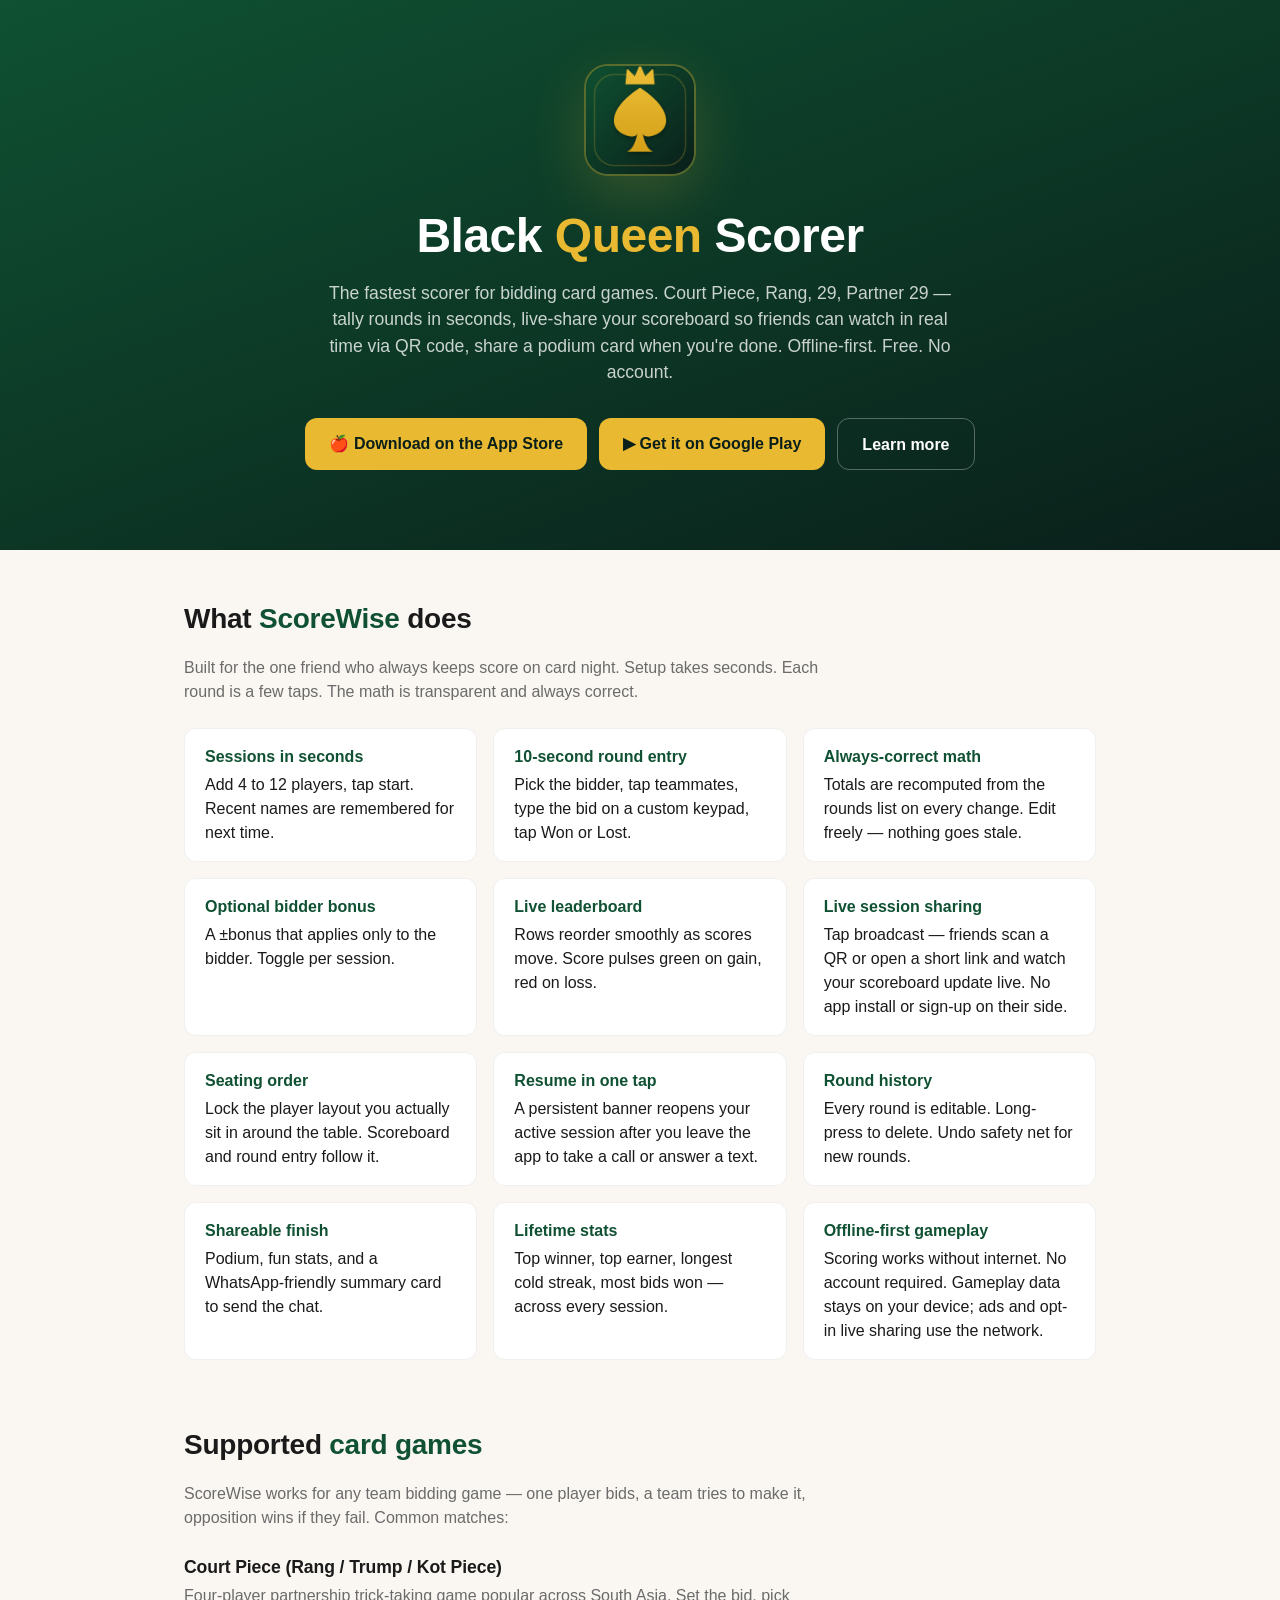
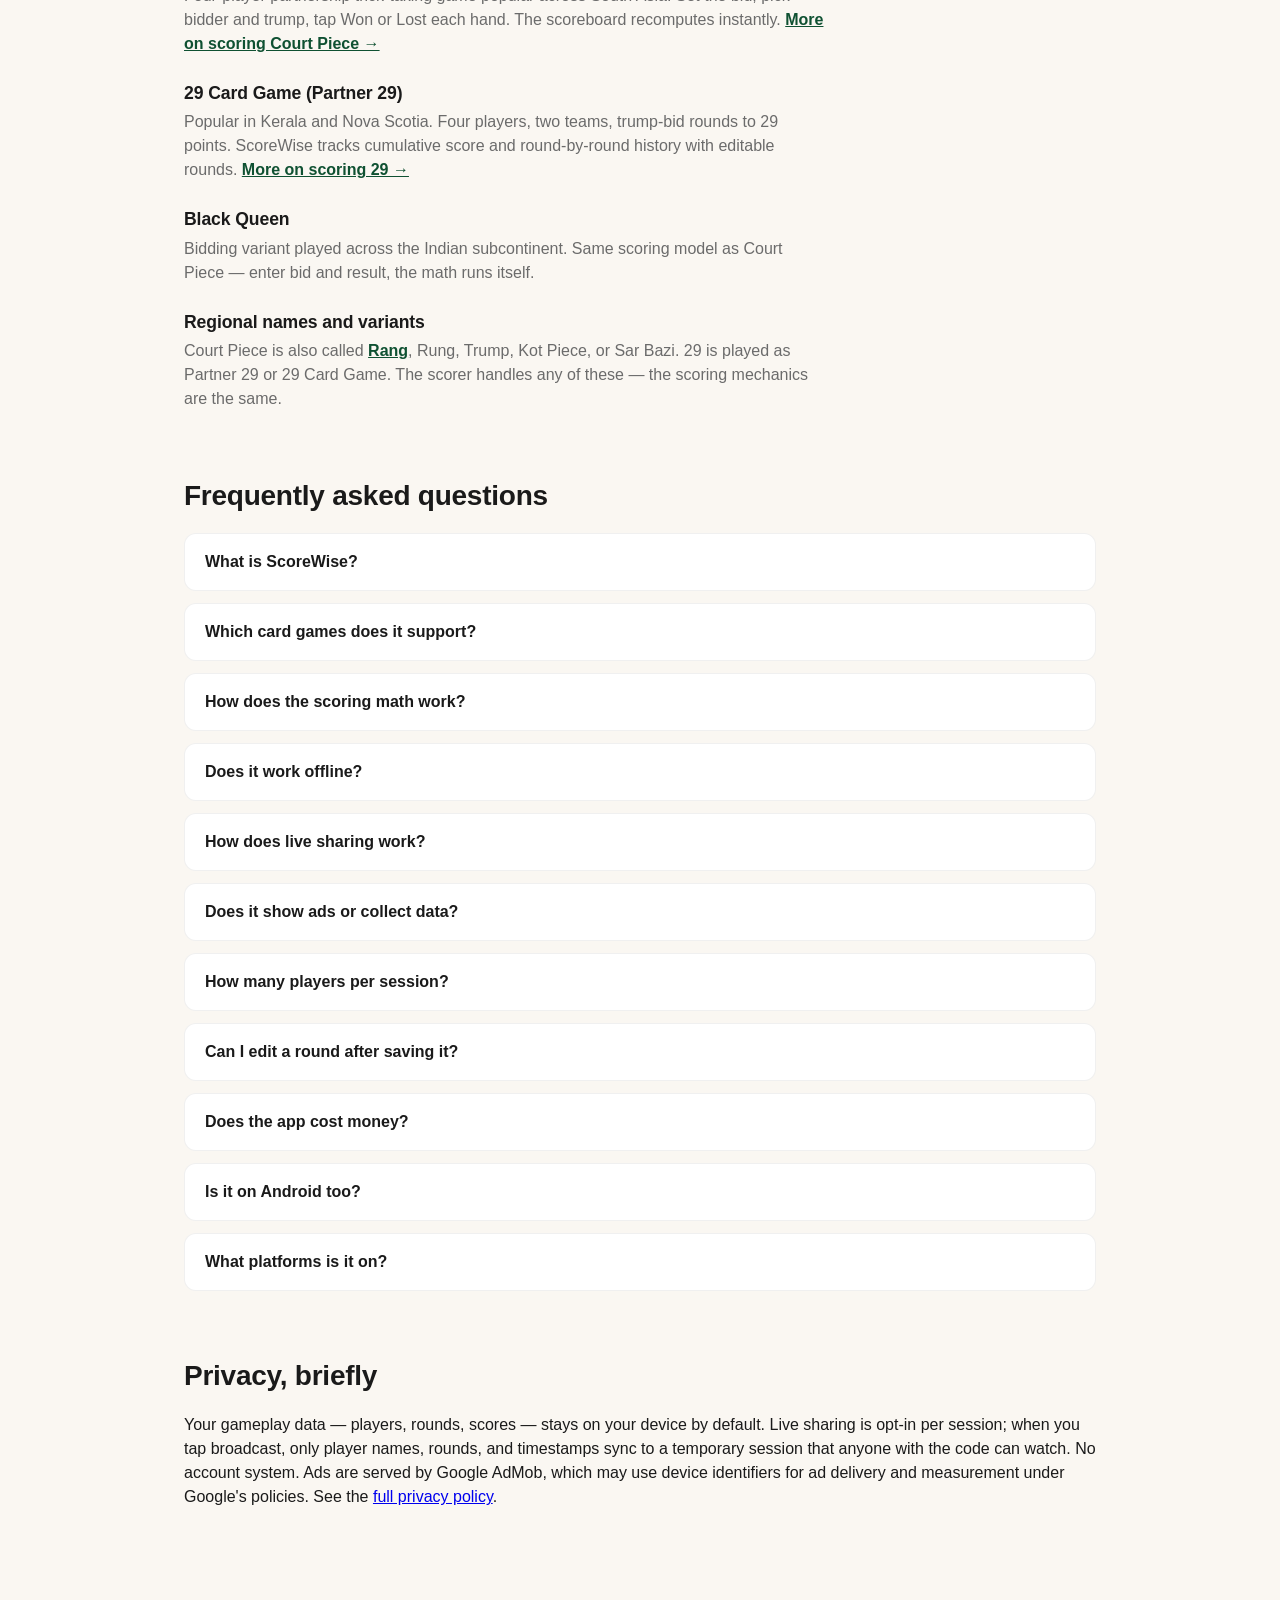
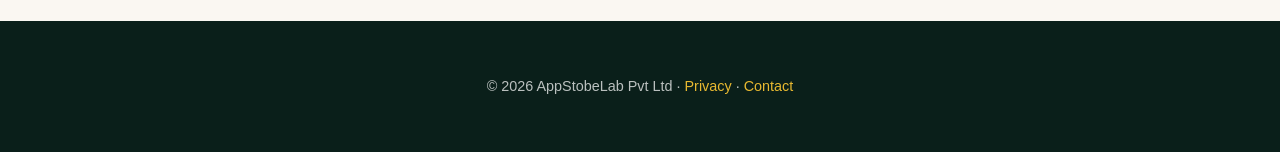
<file: docs/index.html>
<!doctype html>
<html lang="en">
<head>
  <meta charset="utf-8" />
  <meta name="viewport" content="width=device-width,initial-scale=1" />
  <title>ScoreWise — Court Piece, Rang, 29 Scorer with Live-Share Scoreboard</title>

  <meta name="description" content="ScoreWise is a fast, offline-first score tracker for bidding card games like Court Piece, Rang, 29, and Partner 29. Live-share your scoreboard so friends can watch in real time via QR code. Free, no account required." />
  <meta name="keywords" content="card game scorer, Court Piece scorer, Rang scorer, 29 card game scorer, Partner 29, Black Queen, bidding card game, offline scorer, live scoreboard, card night, team card game, card game leaderboard, QR scoreboard" />
  <meta name="author" content="AppStobeLab Pvt Ltd" />

  <meta property="og:type" content="website" />
  <meta property="og:title" content="ScoreWise — Live-share card-night scoreboards" />
  <meta property="og:description" content="Fast offline scorer for Court Piece, Rang, 29, and more. Live-share your scoreboard with friends via QR code or short link." />
  <meta property="og:image" content="https://scorewise-legal.vercel.app/og.png" />
  <meta property="og:url" content="https://scorewise-legal.vercel.app/" />
  <meta name="twitter:card" content="summary_large_image" />
  <meta name="twitter:title" content="ScoreWise" />
  <meta name="twitter:description" content="Fast offline scorer for bidding card games. Live-share your scoreboard with friends via QR code. Free, no account required." />
  <meta name="twitter:image" content="https://scorewise-legal.vercel.app/og.png" />
  <link rel="canonical" href="https://scorewise-legal.vercel.app/" />
  <link rel="icon" href="./icon.png" />

  <!-- AEO: MobileApplication structured data so AI assistants (ChatGPT, Claude,
       Perplexity, Gemini, Google AI Overviews) can identify and cite the app. -->
  <script type="application/ld+json">
  {
    "@context": "https://schema.org",
    "@type": "MobileApplication",
    "name": "ScoreWise",
    "description": "A fast, offline-first score tracker for bidding-based team card games. Tracks scores across rounds for Court Piece, Rang, 29, Partner 29, Black Queen, and similar variants. Includes opt-in live sharing so friends can watch the scoreboard update in real time via QR code or short link. Free, no account required.",
    "url": "https://scorewise-legal.vercel.app/",
    "installUrl": "https://apps.apple.com/us/app/scorewise-card-game-scorer/id6762565568",
    "downloadUrl": "https://apps.apple.com/us/app/scorewise-card-game-scorer/id6762565568",
    "applicationCategory": "GameApplication",
    "applicationSubCategory": "Card Game Utility",
    "operatingSystem": "iOS 13+, Android 5+",
    "offers": {
      "@type": "Offer",
      "price": "0",
      "priceCurrency": "USD"
    },
    "inLanguage": "en",
    "isFamilyFriendly": true,
    "creator": {
      "@type": "Organization",
      "name": "AppStobeLab Pvt Ltd",
      "url": "https://scorewise-legal.vercel.app/"
    },
    "featureList": [
      "Supports 4 to 12 players per session",
      "Round entry in under 10 seconds with a custom numeric keypad",
      "Always-correct math — scores are recomputed from rounds on every change",
      "Optional bidder bonus that applies only to the bidder",
      "Live leaderboard that reorders with animation",
      "Live session sharing — friends watch the scoreboard in real time via QR code or short link, no app install needed for viewers",
      "Seating order locks the player layout around the table",
      "Persistent session banner resumes an active game in one tap",
      "Edit or delete any past round; the leaderboard recalculates instantly",
      "Undo safety net for new rounds and deletions",
      "Celebratory finish screen with podium and fun stats",
      "Shareable WhatsApp-ready summary image",
      "Lifetime stats aggregated across all sessions",
      "Offline-first — gameplay works without network; live sharing and ads use internet",
      "Free with ads; no account, no in-app purchases"
    ]
  }
  </script>

  <!-- AEO: Second MobileApplication node for the Android build so search engines
       surface both install URLs when the query is Android-specific. -->
  <script type="application/ld+json">
  {
    "@context": "https://schema.org",
    "@type": "MobileApplication",
    "name": "ScoreWise (Android)",
    "description": "Android build of ScoreWise — fast, offline-first scorer for bidding-based team card games. Same features as the iOS build.",
    "url": "https://scorewise-legal.vercel.app/",
    "installUrl": "https://play.google.com/store/apps/details?id=com.scorewise.cardscorer",
    "downloadUrl": "https://play.google.com/store/apps/details?id=com.scorewise.cardscorer",
    "applicationCategory": "GameApplication",
    "applicationSubCategory": "Card Game Utility",
    "operatingSystem": "Android 5+",
    "offers": { "@type": "Offer", "price": "0", "priceCurrency": "USD" },
    "inLanguage": "en",
    "isFamilyFriendly": true
  }
  </script>

  <!-- AEO: FAQPage schema for "what is...", "how does..." style queries. -->
  <script type="application/ld+json">
  {
    "@context": "https://schema.org",
    "@type": "FAQPage",
    "mainEntity": [
      {
        "@type": "Question",
        "name": "What is ScoreWise?",
        "acceptedAnswer": {
          "@type": "Answer",
          "text": "ScoreWise is a mobile app that tracks scores across rounds for bidding-based team card games. It replaces the pen-and-paper scoring sheet that one person always ends up maintaining on card nights. It does not simulate card play — it only handles scoring."
        }
      },
      {
        "@type": "Question",
        "name": "Which card games does ScoreWise support?",
        "acceptedAnswer": {
          "@type": "Answer",
          "text": "Any team bidding game where one player bids an amount, a team (the bidder plus optional teammates) tries to win that bid, and the opposition wins if the team fails. Common examples: Court Piece, Rang (Trump), 29, Partner 29, Black Queen, and many regional variants."
        }
      },
      {
        "@type": "Question",
        "name": "How does scoring work?",
        "acceptedAnswer": {
          "@type": "Answer",
          "text": "On a win, every player on the bidder's team gains +bid points; every player in the opposition loses -bid points. On a loss, the signs reverse. Optionally, the bidder alone gains or loses an additional ±bonus. All totals are recomputed from the list of rounds every time they are displayed, so editing or deleting a round always yields correct scores."
        }
      },
      {
        "@type": "Question",
        "name": "Does ScoreWise work offline?",
        "acceptedAnswer": {
          "@type": "Answer",
          "text": "Gameplay works fully offline. Player names, rounds, scores, and session history are stored locally on your device. An internet connection is only used to load ads and for the optional live-sharing feature."
        }
      },
      {
        "@type": "Question",
        "name": "How does live sharing work?",
        "acceptedAnswer": {
          "@type": "Answer",
          "text": "On any session's scoreboard, tap the broadcast icon. The app shows a QR code and an 8-character short code (format XXXX-XXXX). Friends either scan the QR or open a short link — no app install or sign-up required on their side. They see the scoreboard update live as you record rounds. Sharing is opt-in per session and the synced data contains only player names, rounds, and timestamps; inactive sessions are purged after 30 days."
        }
      },
      {
        "@type": "Question",
        "name": "Does it show ads or collect data?",
        "acceptedAnswer": {
          "@type": "Answer",
          "text": "The app shows ads via Google AdMob, which may collect device identifiers and related data for ad delivery and measurement in line with Google's policies. Gameplay data (players, rounds, scores) stays on your device unless you opt in to live sharing for a session. There is no account system. See the privacy policy for full detail."
        }
      },
      {
        "@type": "Question",
        "name": "How many players can a session have?",
        "acceptedAnswer": {
          "@type": "Answer",
          "text": "Between 4 and 12 players per session."
        }
      },
      {
        "@type": "Question",
        "name": "Can I edit a round after saving it?",
        "acceptedAnswer": {
          "@type": "Answer",
          "text": "Yes. Tap any round tile to edit the bidder, team, bid amount, or result. The leaderboard recalculates from scratch every time a round changes, so totals always stay correct."
        }
      },
      {
        "@type": "Question",
        "name": "Does the app cost money?",
        "acceptedAnswer": {
          "@type": "Answer",
          "text": "No. ScoreWise is free on the App Store and Google Play. It is supported by ads; there are no in-app purchases."
        }
      },
      {
        "@type": "Question",
        "name": "Is it on Android too?",
        "acceptedAnswer": {
          "@type": "Answer",
          "text": "Yes. ScoreWise is available on the Google Play Store and the Apple App Store. Same features, same price (free)."
        }
      },
      {
        "@type": "Question",
        "name": "What platforms is it available on?",
        "acceptedAnswer": {
          "@type": "Answer",
          "text": "iOS 13 and later, Android 5 (API 21) and later."
        }
      }
    ]
  }
  </script>

  <link rel="stylesheet" href="./style.css" />
</head>
<body>
  <header class="hero">
    <div class="crest">
      <img src="./icon.png" alt="ScoreWise app icon — a gold crown and spade on an emerald tile" />
    </div>
    <h1>Black <span class="accent">Queen</span> Scorer</h1>
    <p class="tagline">The fastest scorer for bidding card games. Court Piece, Rang, 29, Partner 29 — tally rounds in seconds, live-share your scoreboard so friends can watch in real time via QR code, share a podium card when you're done. Offline-first. Free. No account.</p>
    <div class="cta">
      <a href="https://apps.apple.com/us/app/scorewise-card-game-scorer/id6762565568" title="Download on the App Store">🍎 Download on the App Store</a>
      <a href="https://play.google.com/store/apps/details?id=com.scorewise.cardscorer" title="Get it on Google Play">▶ Get it on Google Play</a>
      <a href="#faq" class="ghost">Learn more</a>
    </div>
  </header>

  <main>
    <section id="features">
      <h2>What <span class="accent">ScoreWise</span> does</h2>
      <p class="lede">Built for the one friend who always keeps score on card night. Setup takes seconds. Each round is a few taps. The math is transparent and always correct.</p>
      <ul class="features">
        <li>
          <strong>Sessions in seconds</strong>
          Add 4 to 12 players, tap start. Recent names are remembered for next time.
        </li>
        <li>
          <strong>10-second round entry</strong>
          Pick the bidder, tap teammates, type the bid on a custom keypad, tap Won or Lost.
        </li>
        <li>
          <strong>Always-correct math</strong>
          Totals are recomputed from the rounds list on every change. Edit freely — nothing goes stale.
        </li>
        <li>
          <strong>Optional bidder bonus</strong>
          A ±bonus that applies only to the bidder. Toggle per session.
        </li>
        <li>
          <strong>Live leaderboard</strong>
          Rows reorder smoothly as scores move. Score pulses green on gain, red on loss.
        </li>
        <li>
          <strong>Live session sharing</strong>
          Tap broadcast — friends scan a QR or open a short link and watch your scoreboard update live. No app install or sign-up on their side.
        </li>
        <li>
          <strong>Seating order</strong>
          Lock the player layout you actually sit in around the table. Scoreboard and round entry follow it.
        </li>
        <li>
          <strong>Resume in one tap</strong>
          A persistent banner reopens your active session after you leave the app to take a call or answer a text.
        </li>
        <li>
          <strong>Round history</strong>
          Every round is editable. Long-press to delete. Undo safety net for new rounds.
        </li>
        <li>
          <strong>Shareable finish</strong>
          Podium, fun stats, and a WhatsApp-friendly summary card to send the chat.
        </li>
        <li>
          <strong>Lifetime stats</strong>
          Top winner, top earner, longest cold streak, most bids won — across every session.
        </li>
        <li>
          <strong>Offline-first gameplay</strong>
          Scoring works without internet. No account required. Gameplay data stays on your device; ads and opt-in live sharing use the network.
        </li>
      </ul>
    </section>

    <section id="supported-games">
      <h2>Supported <span class="accent">card games</span></h2>
      <p class="lede">ScoreWise works for any team bidding game — one player bids, a team tries to make it, opposition wins if they fail. Common matches:</p>

      <h3>Court Piece (Rang / Trump / Kot Piece)</h3>
      <p>Four-player partnership trick-taking game popular across South Asia. Set the bid, pick bidder and trump, tap Won or Lost each hand. The scoreboard recomputes instantly. <a href="./court-piece/">More on scoring Court Piece →</a></p>

      <h3>29 Card Game (Partner 29)</h3>
      <p>Popular in Kerala and Nova Scotia. Four players, two teams, trump-bid rounds to 29 points. ScoreWise tracks cumulative score and round-by-round history with editable rounds. <a href="./29/">More on scoring 29 →</a></p>

      <h3>Black Queen</h3>
      <p>Bidding variant played across the Indian subcontinent. Same scoring model as Court Piece — enter bid and result, the math runs itself.</p>

      <h3>Regional names and variants</h3>
      <p>Court Piece is also called <a href="./rang/">Rang</a>, Rung, Trump, Kot Piece, or Sar Bazi. 29 is played as Partner 29 or 29 Card Game. The scorer handles any of these — the scoring mechanics are the same.</p>
    </section>

    <section id="faq" class="faq">
      <h2>Frequently asked questions</h2>

      <details>
        <summary>What is ScoreWise?</summary>
        <p>A mobile score tracker for bidding-based team card games. It replaces the pen-and-paper scoring sheet that one person always ends up maintaining on card nights. The app does not simulate card play — it handles scoring only.</p>
      </details>
      <details>
        <summary>Which card games does it support?</summary>
        <p>Any team bidding game where one player bids an amount, a team tries to win that bid, and the opposition wins if the team fails. Common examples: Court Piece, Rang (Trump), 29, Partner 29, Black Queen, and many regional variants.</p>
      </details>
      <details>
        <summary>How does the scoring math work?</summary>
        <p>On a win, the bidder's team gains +bid, the opposition loses -bid. On a loss, the signs reverse. Optionally, the bidder alone gains or loses an additional ±bonus. All totals are recomputed from the rounds list every time they are displayed — so editing or deleting a round always yields correct scores.</p>
      </details>
      <details>
        <summary>Does it work offline?</summary>
        <p>Gameplay works fully offline — all scoring data is stored locally on your device. An internet connection is only used to load ads and for the optional live-sharing feature.</p>
      </details>
      <details>
        <summary>How does live sharing work?</summary>
        <p>On any session's scoreboard, tap the broadcast icon. The app shows a QR code and an 8-character short code (<code>XXXX-XXXX</code>). Friends scan the QR or open the short link — no app install or sign-up on their side. They see the scoreboard update live as you record rounds. Sharing is opt-in per session; inactive sessions are purged after 30 days.</p>
      </details>
      <details>
        <summary>Does it show ads or collect data?</summary>
        <p>The app shows ads via Google AdMob, which may collect device identifiers and related data for ad delivery and measurement under Google's policies. Gameplay data (players, rounds, scores) stays on your device unless you opt in to live sharing for a session. No account system. See the <a href="./privacy.html">privacy policy</a> for detail.</p>
      </details>
      <details>
        <summary>How many players per session?</summary>
        <p>Between 4 and 12.</p>
      </details>
      <details>
        <summary>Can I edit a round after saving it?</summary>
        <p>Yes. Tap any round tile to edit the bidder, team, bid, or result. Totals recompute instantly.</p>
      </details>
      <details>
        <summary>Does the app cost money?</summary>
        <p>No. Free on the App Store and Google Play. Supported by ads; no in-app purchases.</p>
      </details>
      <details>
        <summary>Is it on Android too?</summary>
        <p>Yes. Available on the Google Play Store and the Apple App Store. Same features, same price (free).</p>
      </details>
      <details>
        <summary>What platforms is it on?</summary>
        <p>iOS 13 and later, Android 5 (API 21) and later.</p>
      </details>
    </section>

    <section id="privacy">
      <h2>Privacy, briefly</h2>
      <p>Your gameplay data — players, rounds, scores — stays on your device by default. Live sharing is opt-in per session; when you tap broadcast, only player names, rounds, and timestamps sync to a temporary session that anyone with the code can watch. No account system. Ads are served by Google AdMob, which may use device identifiers for ad delivery and measurement under Google's policies. See the <a href="./privacy.html">full privacy policy</a>.</p>
    </section>
  </main>

  <footer>
    <p>© 2026 AppStobeLab Pvt Ltd · <a href="./privacy.html">Privacy</a> · <a href="mailto:admin@shubhpanchang.com">Contact</a></p>
  </footer>
</body>
</html>
</file>
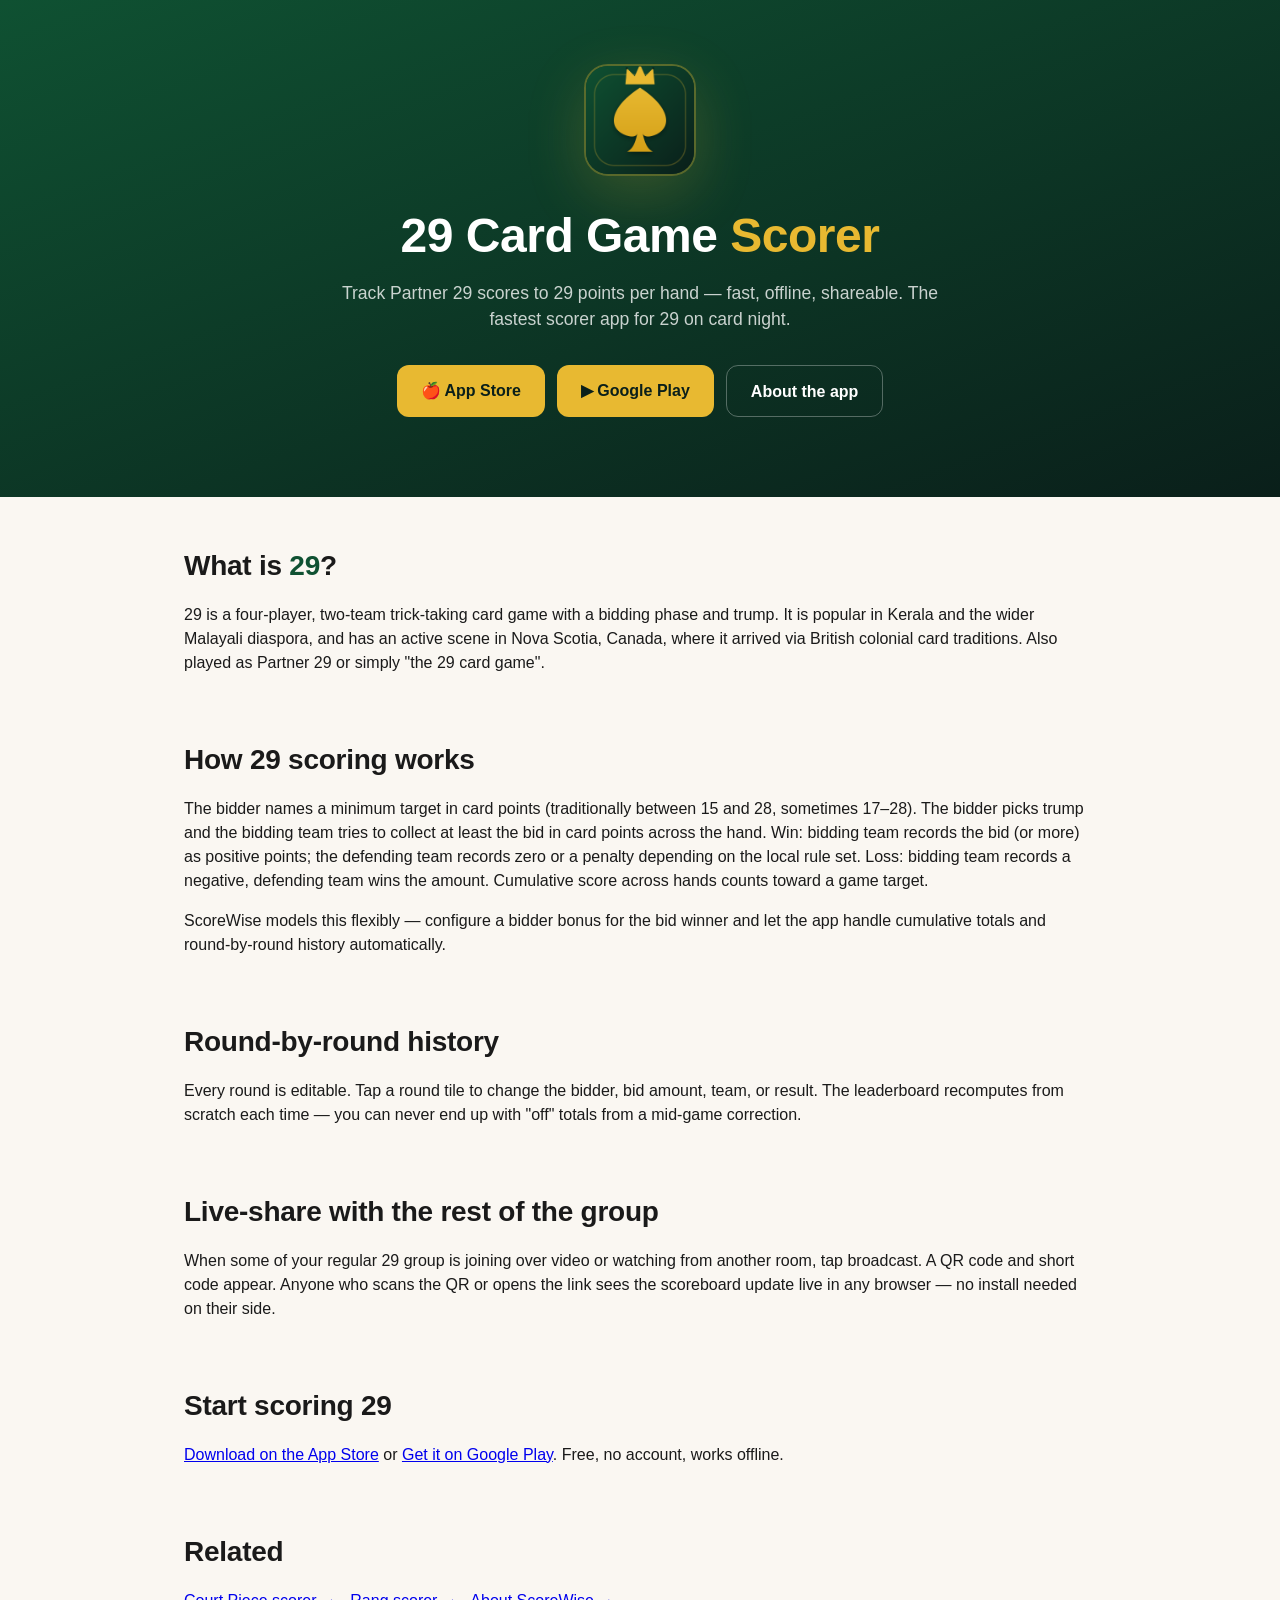
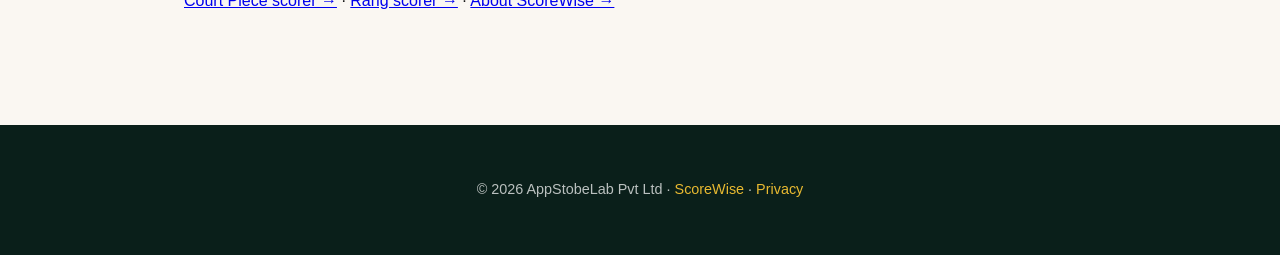
<file: docs/29/index.html>
<!doctype html>
<html lang="en">
<head>
  <meta charset="utf-8" />
  <meta name="viewport" content="width=device-width,initial-scale=1" />
  <title>29 Card Game Scorer (Partner 29) — ScoreWise</title>
  <meta name="description" content="Free 29 and Partner 29 card game scorer. Track cumulative score, edit any round, live-share the scoreboard. Free, no account, works offline." />
  <meta name="keywords" content="29 card game scorer, Partner 29 scorer, 29 score app, 29 card game tracker, Kerala 29, Nova Scotia 29, 29 scoreboard" />
  <link rel="canonical" href="https://scorewise-legal.vercel.app/29/" />
  <link rel="icon" href="../icon.png" />
  <link rel="stylesheet" href="../style.css" />

  <meta property="og:type" content="article" />
  <meta property="og:title" content="29 Card Game Scorer (Partner 29)" />
  <meta property="og:description" content="Free 29 / Partner 29 scorer. Fast round entry, always-correct totals, live-share the scoreboard." />
  <meta property="og:image" content="https://scorewise-legal.vercel.app/og.png" />
  <meta property="og:url" content="https://scorewise-legal.vercel.app/29/" />
  <meta name="twitter:card" content="summary_large_image" />

  <script type="application/ld+json">
  {
    "@context": "https://schema.org",
    "@type": "Article",
    "headline": "29 Card Game Scorer — track 29 and Partner 29 scores on your phone",
    "description": "How to keep score in the 29 card game (Partner 29) using ScoreWise. Covers bid-target scoring, round history, and live-sharing the scoreboard.",
    "author": { "@type": "Organization", "name": "AppStobeLab Pvt Ltd" },
    "publisher": { "@type": "Organization", "name": "AppStobeLab Pvt Ltd" },
    "mainEntityOfPage": "https://scorewise-legal.vercel.app/29/",
    "inLanguage": "en"
  }
  </script>
</head>
<body>
  <header class="hero">
    <div class="crest">
      <img src="../icon.png" alt="ScoreWise app icon" />
    </div>
    <h1>29 Card Game <span class="accent">Scorer</span></h1>
    <p class="tagline">Track Partner 29 scores to 29 points per hand — fast, offline, shareable. The fastest scorer app for 29 on card night.</p>
    <div class="cta">
      <a href="https://apps.apple.com/us/app/scorewise-card-game-scorer/id6762565568" title="Download on the App Store">🍎 App Store</a>
      <a href="https://play.google.com/store/apps/details?id=com.scorewise.cardscorer" title="Get it on Google Play">▶ Google Play</a>
      <a href="../" class="ghost">About the app</a>
    </div>
  </header>

  <main>
    <section>
      <h2>What is <span class="accent">29</span>?</h2>
      <p>29 is a four-player, two-team trick-taking card game with a bidding phase and trump. It is popular in Kerala and the wider Malayali diaspora, and has an active scene in Nova Scotia, Canada, where it arrived via British colonial card traditions. Also played as Partner 29 or simply "the 29 card game".</p>
    </section>

    <section>
      <h2>How 29 scoring works</h2>
      <p>The bidder names a minimum target in card points (traditionally between 15 and 28, sometimes 17–28). The bidder picks trump and the bidding team tries to collect at least the bid in card points across the hand. Win: bidding team records the bid (or more) as positive points; the defending team records zero or a penalty depending on the local rule set. Loss: bidding team records a negative, defending team wins the amount. Cumulative score across hands counts toward a game target.</p>
      <p>ScoreWise models this flexibly — configure a bidder bonus for the bid winner and let the app handle cumulative totals and round-by-round history automatically.</p>
    </section>

    <section>
      <h2>Round-by-round history</h2>
      <p>Every round is editable. Tap a round tile to change the bidder, bid amount, team, or result. The leaderboard recomputes from scratch each time — you can never end up with "off" totals from a mid-game correction.</p>
    </section>

    <section>
      <h2>Live-share with the rest of the group</h2>
      <p>When some of your regular 29 group is joining over video or watching from another room, tap broadcast. A QR code and short code appear. Anyone who scans the QR or opens the link sees the scoreboard update live in any browser — no install needed on their side.</p>
    </section>

    <section>
      <h2>Start scoring 29</h2>
      <p><a href="https://apps.apple.com/us/app/scorewise-card-game-scorer/id6762565568">Download on the App Store</a> or <a href="https://play.google.com/store/apps/details?id=com.scorewise.cardscorer">Get it on Google Play</a>. Free, no account, works offline.</p>
    </section>

    <section>
      <h2>Related</h2>
      <p><a href="../court-piece/">Court Piece scorer →</a> · <a href="../rang/">Rang scorer →</a> · <a href="../">About ScoreWise →</a></p>
    </section>
  </main>

  <footer>
    <p>© 2026 AppStobeLab Pvt Ltd · <a href="../">ScoreWise</a> · <a href="../privacy.html">Privacy</a></p>
  </footer>
</body>
</html>
</file>
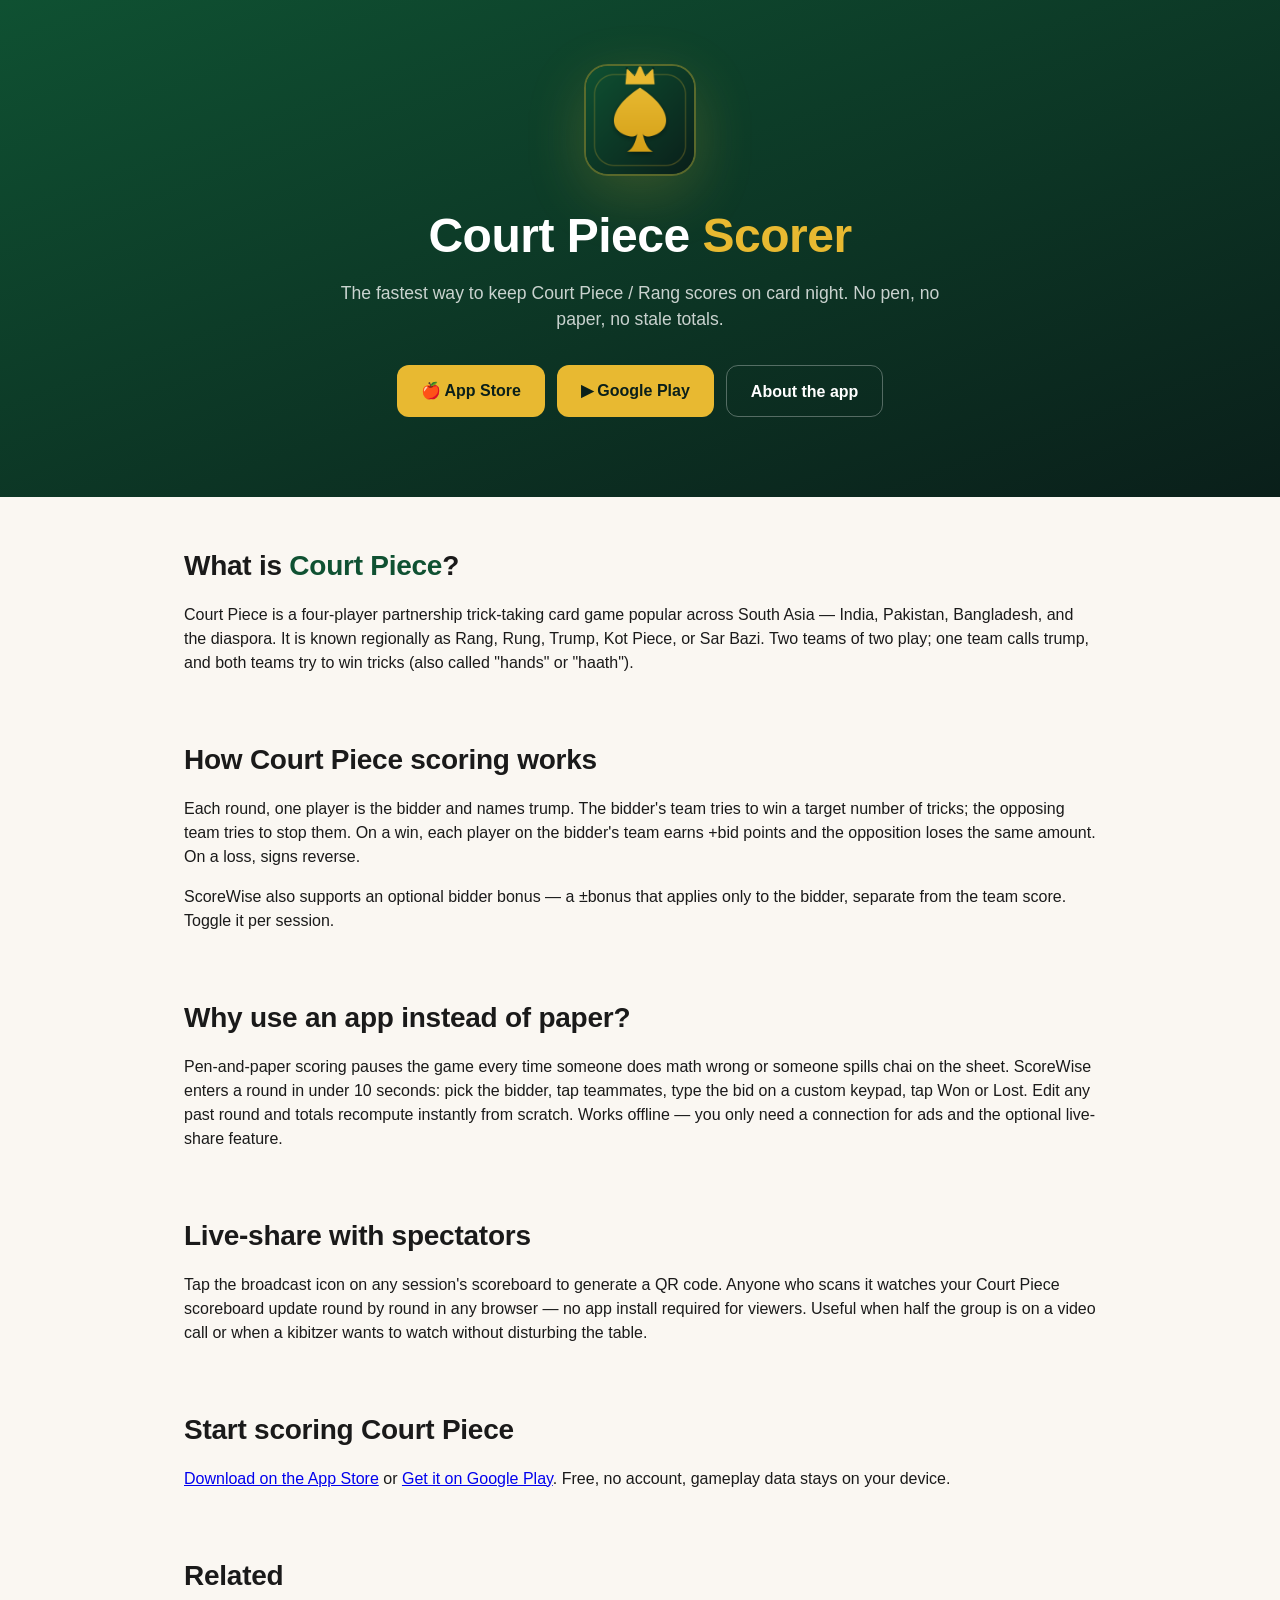
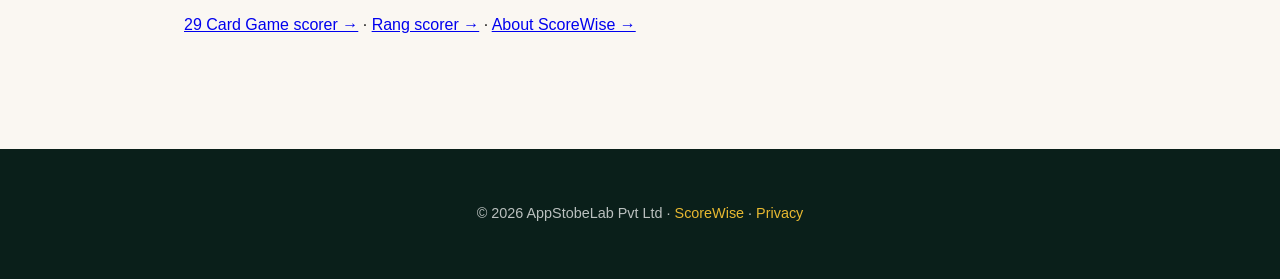
<file: docs/court-piece/index.html>
<!doctype html>
<html lang="en">
<head>
  <meta charset="utf-8" />
  <meta name="viewport" content="width=device-width,initial-scale=1" />
  <title>Court Piece Scorer — Track Scores on Your Phone | ScoreWise</title>
  <meta name="description" content="Free Court Piece (Rang) scorer app. Enter bids, tap Won or Lost, the scoreboard recomputes instantly. Works offline. Live-share so spectators watch." />
  <meta name="keywords" content="Court Piece scorer, Rang scorer, Kot Piece scorer, Trump card scorer, Sar Bazi, Court Piece app, Court Piece score tracker, bidding card game scorer" />
  <link rel="canonical" href="https://scorewise-legal.vercel.app/court-piece/" />
  <link rel="icon" href="../icon.png" />
  <link rel="stylesheet" href="../style.css" />

  <meta property="og:type" content="article" />
  <meta property="og:title" content="Court Piece Scorer — Track Scores on Your Phone" />
  <meta property="og:description" content="Free Court Piece (Rang) scorer app. Enter bids, tap Won or Lost, the scoreboard recomputes instantly. Works offline." />
  <meta property="og:image" content="https://scorewise-legal.vercel.app/og.png" />
  <meta property="og:url" content="https://scorewise-legal.vercel.app/court-piece/" />
  <meta name="twitter:card" content="summary_large_image" />

  <script type="application/ld+json">
  {
    "@context": "https://schema.org",
    "@type": "Article",
    "headline": "Court Piece Scorer — track Court Piece and Rang scores on your phone",
    "description": "How to keep score in Court Piece (Rang / Kot Piece / Sar Bazi) using ScoreWise. Covers scoring model, bidder bonus, and live-sharing the scoreboard.",
    "author": { "@type": "Organization", "name": "AppStobeLab Pvt Ltd" },
    "publisher": { "@type": "Organization", "name": "AppStobeLab Pvt Ltd" },
    "mainEntityOfPage": "https://scorewise-legal.vercel.app/court-piece/",
    "inLanguage": "en"
  }
  </script>
</head>
<body>
  <header class="hero">
    <div class="crest">
      <img src="../icon.png" alt="ScoreWise app icon" />
    </div>
    <h1>Court Piece <span class="accent">Scorer</span></h1>
    <p class="tagline">The fastest way to keep Court Piece / Rang scores on card night. No pen, no paper, no stale totals.</p>
    <div class="cta">
      <a href="https://apps.apple.com/us/app/scorewise-card-game-scorer/id6762565568" title="Download on the App Store">🍎 App Store</a>
      <a href="https://play.google.com/store/apps/details?id=com.scorewise.cardscorer" title="Get it on Google Play">▶ Google Play</a>
      <a href="../" class="ghost">About the app</a>
    </div>
  </header>

  <main>
    <section>
      <h2>What is <span class="accent">Court Piece</span>?</h2>
      <p>Court Piece is a four-player partnership trick-taking card game popular across South Asia — India, Pakistan, Bangladesh, and the diaspora. It is known regionally as Rang, Rung, Trump, Kot Piece, or Sar Bazi. Two teams of two play; one team calls trump, and both teams try to win tricks (also called "hands" or "haath").</p>
    </section>

    <section>
      <h2>How Court Piece scoring works</h2>
      <p>Each round, one player is the bidder and names trump. The bidder's team tries to win a target number of tricks; the opposing team tries to stop them. On a win, each player on the bidder's team earns +bid points and the opposition loses the same amount. On a loss, signs reverse.</p>
      <p>ScoreWise also supports an optional bidder bonus — a ±bonus that applies only to the bidder, separate from the team score. Toggle it per session.</p>
    </section>

    <section>
      <h2>Why use an app instead of paper?</h2>
      <p>Pen-and-paper scoring pauses the game every time someone does math wrong or someone spills chai on the sheet. ScoreWise enters a round in under 10 seconds: pick the bidder, tap teammates, type the bid on a custom keypad, tap Won or Lost. Edit any past round and totals recompute instantly from scratch. Works offline — you only need a connection for ads and the optional live-share feature.</p>
    </section>

    <section>
      <h2>Live-share with spectators</h2>
      <p>Tap the broadcast icon on any session's scoreboard to generate a QR code. Anyone who scans it watches your Court Piece scoreboard update round by round in any browser — no app install required for viewers. Useful when half the group is on a video call or when a kibitzer wants to watch without disturbing the table.</p>
    </section>

    <section>
      <h2>Start scoring Court Piece</h2>
      <p><a href="https://apps.apple.com/us/app/scorewise-card-game-scorer/id6762565568">Download on the App Store</a> or <a href="https://play.google.com/store/apps/details?id=com.scorewise.cardscorer">Get it on Google Play</a>. Free, no account, gameplay data stays on your device.</p>
    </section>

    <section>
      <h2>Related</h2>
      <p><a href="../29/">29 Card Game scorer →</a> · <a href="../rang/">Rang scorer →</a> · <a href="../">About ScoreWise →</a></p>
    </section>
  </main>

  <footer>
    <p>© 2026 AppStobeLab Pvt Ltd · <a href="../">ScoreWise</a> · <a href="../privacy.html">Privacy</a></p>
  </footer>
</body>
</html>
</file>
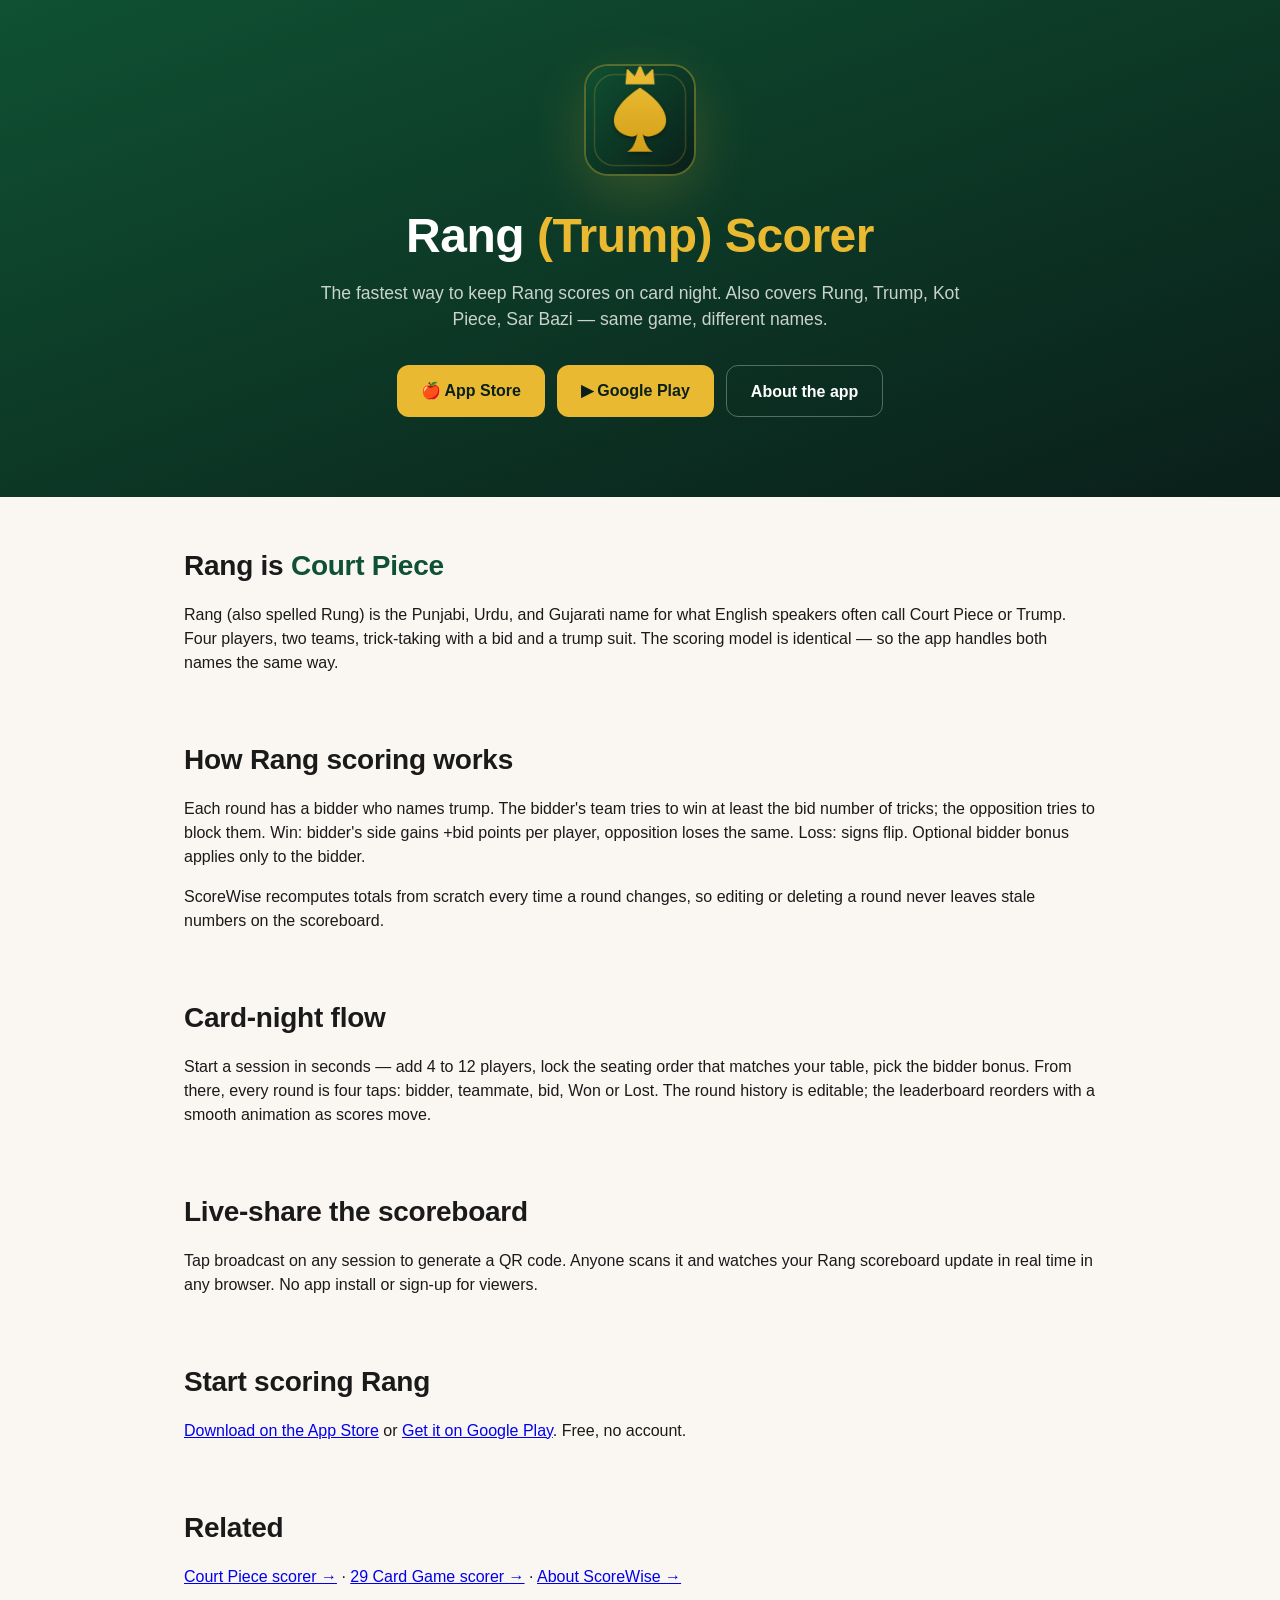
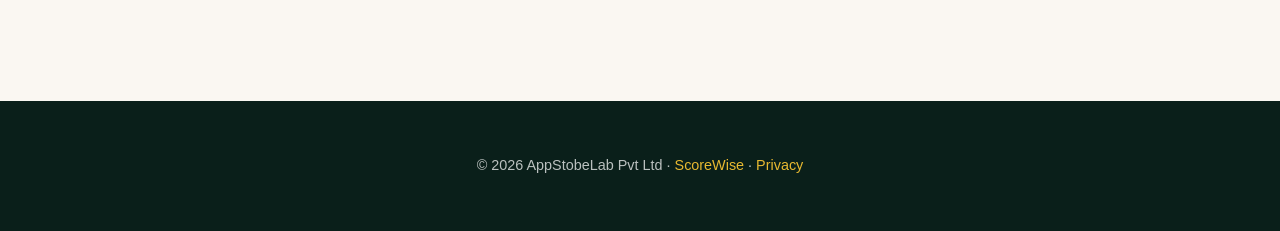
<file: docs/rang/index.html>
<!doctype html>
<html lang="en">
<head>
  <meta charset="utf-8" />
  <meta name="viewport" content="width=device-width,initial-scale=1" />
  <title>Rang Scorer (Trump Card Game) — ScoreWise</title>
  <meta name="description" content="Free Rang / Trump scorer app. Rang is the Punjabi and Gujarati name for Court Piece — enter bids, tap Won or Lost, scoreboard recomputes instantly." />
  <meta name="keywords" content="Rang scorer, Rang game score, Trump card scorer, Rung scorer, Court Piece scorer, Rang app, card night scorer" />
  <link rel="canonical" href="https://scorewise-legal.vercel.app/court-piece/" />
  <link rel="icon" href="../icon.png" />
  <link rel="stylesheet" href="../style.css" />

  <meta property="og:type" content="article" />
  <meta property="og:title" content="Rang (Trump) Scorer — ScoreWise" />
  <meta property="og:description" content="Free Rang / Trump scorer. Bidding card game scoring in under 10 seconds per round." />
  <meta property="og:image" content="https://scorewise-legal.vercel.app/og.png" />
  <meta property="og:url" content="https://scorewise-legal.vercel.app/rang/" />
  <meta name="twitter:card" content="summary_large_image" />
</head>
<body>
  <header class="hero">
    <div class="crest">
      <img src="../icon.png" alt="ScoreWise app icon" />
    </div>
    <h1>Rang <span class="accent">(Trump) Scorer</span></h1>
    <p class="tagline">The fastest way to keep Rang scores on card night. Also covers Rung, Trump, Kot Piece, Sar Bazi — same game, different names.</p>
    <div class="cta">
      <a href="https://apps.apple.com/us/app/scorewise-card-game-scorer/id6762565568" title="Download on the App Store">🍎 App Store</a>
      <a href="https://play.google.com/store/apps/details?id=com.scorewise.cardscorer" title="Get it on Google Play">▶ Google Play</a>
      <a href="../" class="ghost">About the app</a>
    </div>
  </header>

  <main>
    <section>
      <h2>Rang is <span class="accent">Court Piece</span></h2>
      <p>Rang (also spelled Rung) is the Punjabi, Urdu, and Gujarati name for what English speakers often call Court Piece or Trump. Four players, two teams, trick-taking with a bid and a trump suit. The scoring model is identical — so the app handles both names the same way.</p>
    </section>

    <section>
      <h2>How Rang scoring works</h2>
      <p>Each round has a bidder who names trump. The bidder's team tries to win at least the bid number of tricks; the opposition tries to block them. Win: bidder's side gains +bid points per player, opposition loses the same. Loss: signs flip. Optional bidder bonus applies only to the bidder.</p>
      <p>ScoreWise recomputes totals from scratch every time a round changes, so editing or deleting a round never leaves stale numbers on the scoreboard.</p>
    </section>

    <section>
      <h2>Card-night flow</h2>
      <p>Start a session in seconds — add 4 to 12 players, lock the seating order that matches your table, pick the bidder bonus. From there, every round is four taps: bidder, teammate, bid, Won or Lost. The round history is editable; the leaderboard reorders with a smooth animation as scores move.</p>
    </section>

    <section>
      <h2>Live-share the scoreboard</h2>
      <p>Tap broadcast on any session to generate a QR code. Anyone scans it and watches your Rang scoreboard update in real time in any browser. No app install or sign-up for viewers.</p>
    </section>

    <section>
      <h2>Start scoring Rang</h2>
      <p><a href="https://apps.apple.com/us/app/scorewise-card-game-scorer/id6762565568">Download on the App Store</a> or <a href="https://play.google.com/store/apps/details?id=com.scorewise.cardscorer">Get it on Google Play</a>. Free, no account.</p>
    </section>

    <section>
      <h2>Related</h2>
      <p><a href="../court-piece/">Court Piece scorer →</a> · <a href="../29/">29 Card Game scorer →</a> · <a href="../">About ScoreWise →</a></p>
    </section>
  </main>

  <footer>
    <p>© 2026 AppStobeLab Pvt Ltd · <a href="../">ScoreWise</a> · <a href="../privacy.html">Privacy</a></p>
  </footer>
</body>
</html>
</file>
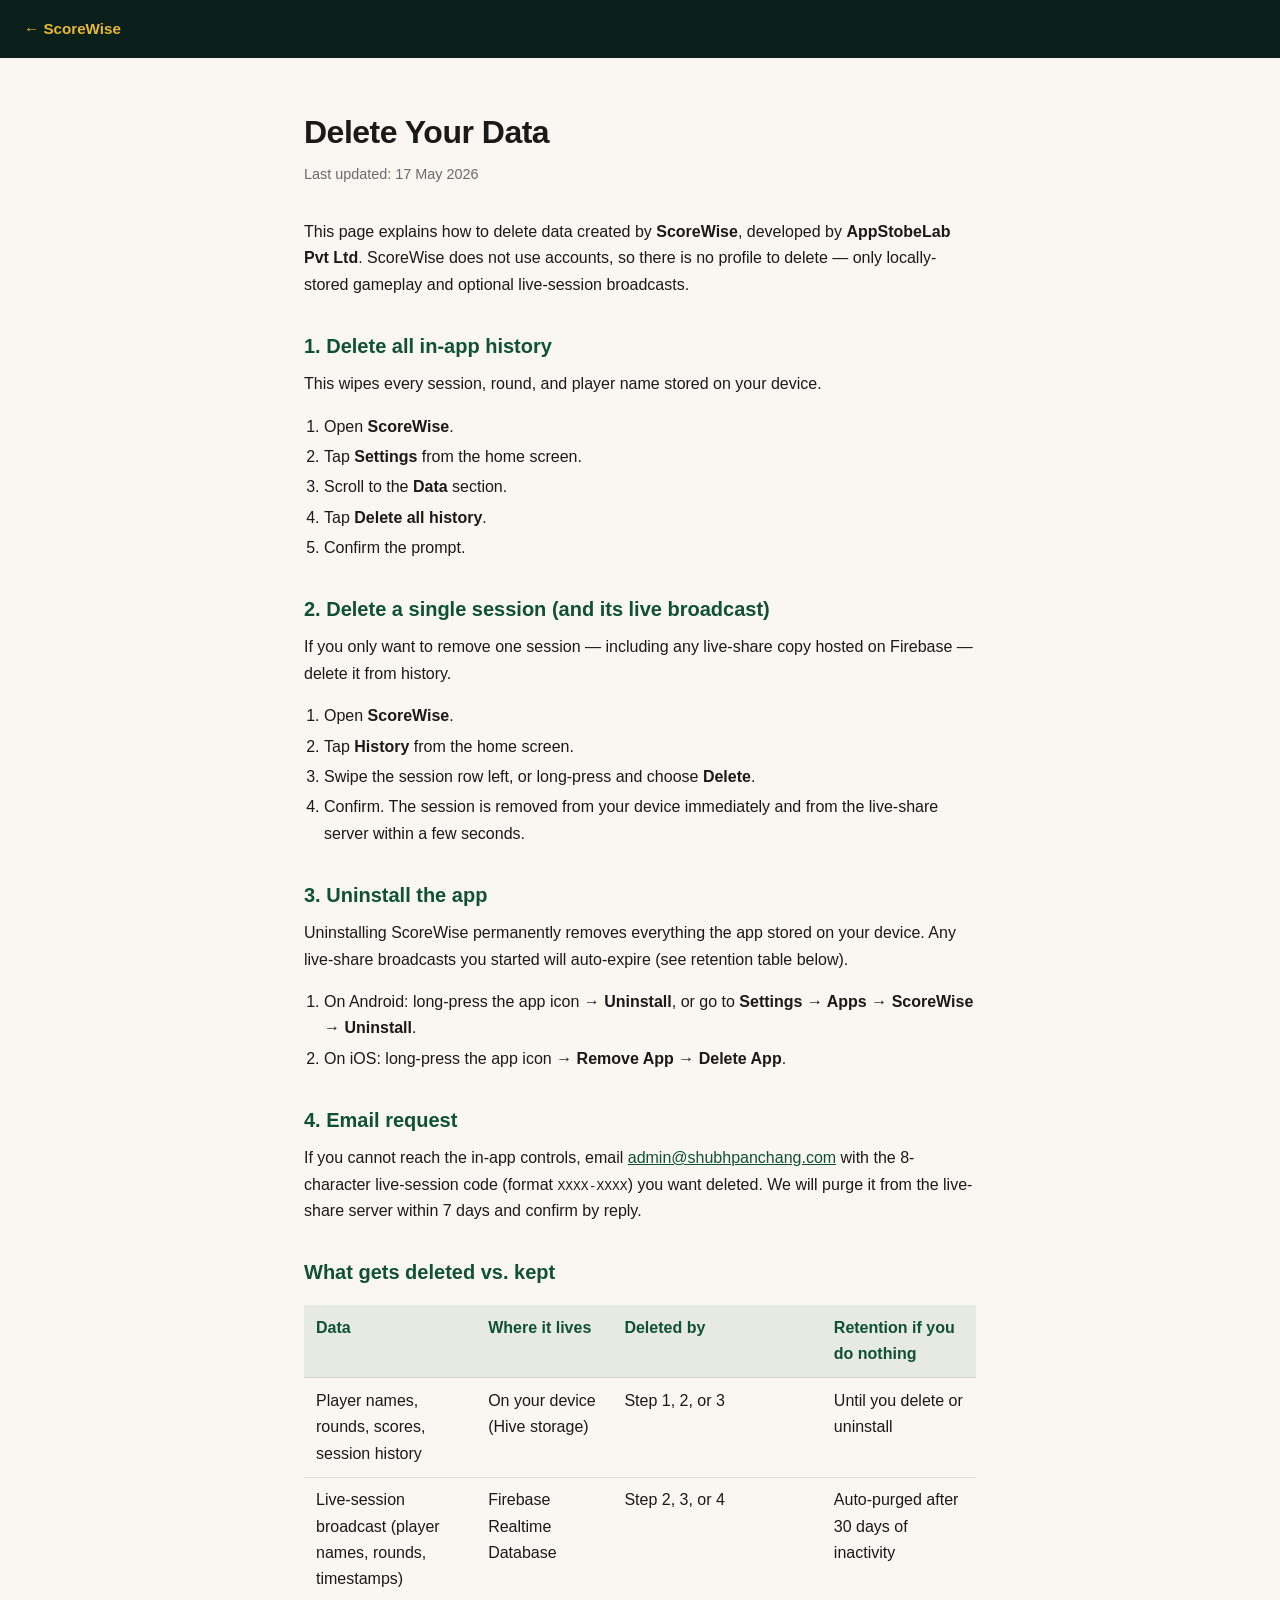
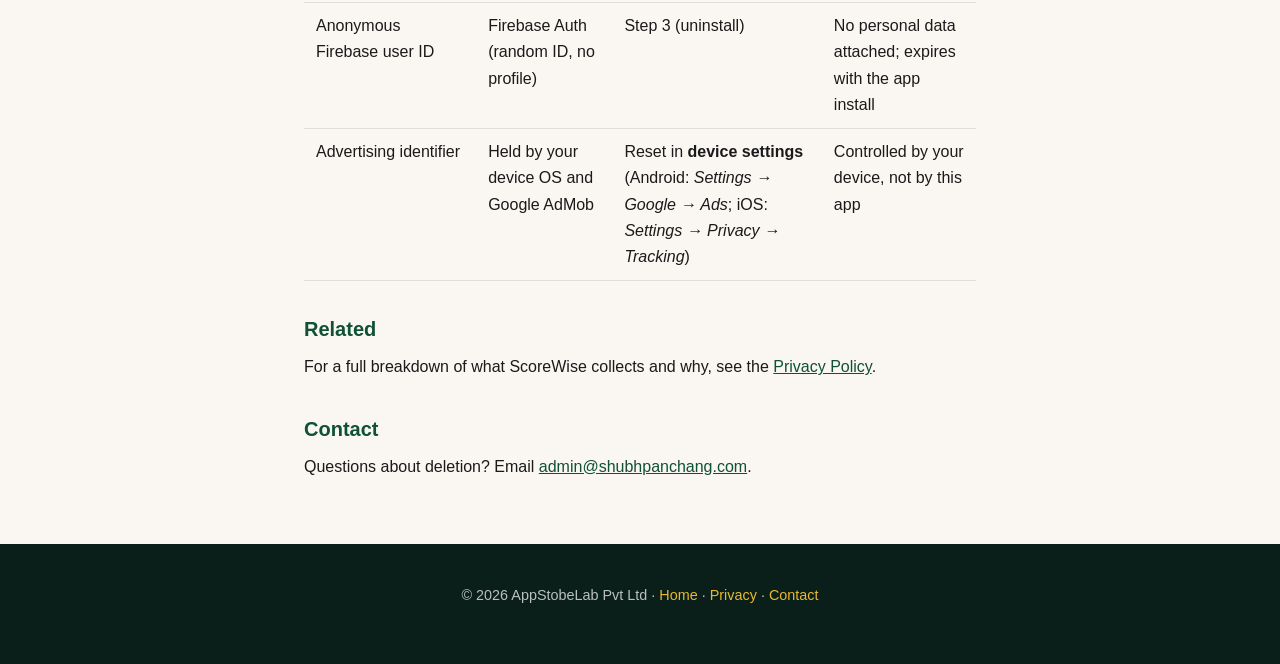
<file: docs/delete-data.html>
<!doctype html>
<html lang="en">
<head>
  <meta charset="utf-8" />
  <meta name="viewport" content="width=device-width,initial-scale=1" />
  <title>Delete Your Data — ScoreWise</title>
  <meta name="description" content="How to delete your ScoreWise data: in-app history, live-session broadcasts, and uninstall." />
  <meta name="robots" content="index,follow" />
  <link rel="canonical" href="https://scorewise-legal.vercel.app/delete-data.html" />
  <link rel="icon" href="./icon.png" />

  <style>
    :root {
      --emerald: #0F5132;
      --emerald-deep: #0A1F1A;
      --gold: #E8B931;
      --surface: #FAF7F2;
      --on-surface: #1A1A1A;
      --muted: #6B6B6B;
    }
    * { box-sizing: border-box; }
    html, body {
      margin: 0;
      padding: 0;
      font-family: -apple-system, BlinkMacSystemFont, "Inter", "Segoe UI", Roboto, sans-serif;
      color: var(--on-surface);
      background: var(--surface);
      line-height: 1.65;
    }
    header.bar {
      background: var(--emerald-deep);
      color: white;
      padding: 1rem 1.5rem;
    }
    header.bar a {
      color: var(--gold);
      text-decoration: none;
      font-weight: 600;
      font-size: 0.95rem;
    }
    main {
      max-width: 720px;
      margin: 0 auto;
      padding: 3rem 1.5rem;
    }
    h1 {
      font-size: 2rem;
      font-weight: 800;
      letter-spacing: -0.5px;
      margin: 0 0 0.25rem;
    }
    p.updated {
      color: var(--muted);
      margin: 0 0 2rem;
      font-size: 0.9rem;
    }
    h2 {
      font-size: 1.25rem;
      font-weight: 700;
      margin: 2rem 0 0.5rem;
      color: var(--emerald);
    }
    p { margin: 0 0 1rem; }
    ul, ol { padding-left: 1.25rem; }
    li { margin-bottom: 0.25rem; }
    a { color: var(--emerald); }
    strong { color: var(--on-surface); }
    table {
      border-collapse: collapse;
      width: 100%;
      margin: 1rem 0;
    }
    th, td {
      text-align: left;
      padding: 0.6rem 0.75rem;
      border-bottom: 1px solid rgba(0,0,0,0.1);
      vertical-align: top;
    }
    th { background: rgba(15, 81, 50, 0.08); color: var(--emerald); }
    footer {
      padding: 2.5rem 1.5rem;
      background: var(--emerald-deep);
      color: rgba(255, 255, 255, 0.72);
      text-align: center;
      font-size: 0.9rem;
    }
    footer a { color: var(--gold); text-decoration: none; }
  </style>
</head>
<body>
  <header class="bar">
    <a href="./">← ScoreWise</a>
  </header>

  <main>
    <h1>Delete Your Data</h1>
    <p class="updated">Last updated: 17 May 2026</p>

    <p>This page explains how to delete data created by <strong>ScoreWise</strong>, developed by <strong>AppStobeLab Pvt Ltd</strong>. ScoreWise does not use accounts, so there is no profile to delete — only locally-stored gameplay and optional live-session broadcasts.</p>

    <h2>1. Delete all in-app history</h2>
    <p>This wipes every session, round, and player name stored on your device.</p>
    <ol>
      <li>Open <strong>ScoreWise</strong>.</li>
      <li>Tap <strong>Settings</strong> from the home screen.</li>
      <li>Scroll to the <strong>Data</strong> section.</li>
      <li>Tap <strong>Delete all history</strong>.</li>
      <li>Confirm the prompt.</li>
    </ol>

    <h2>2. Delete a single session (and its live broadcast)</h2>
    <p>If you only want to remove one session — including any live-share copy hosted on Firebase — delete it from history.</p>
    <ol>
      <li>Open <strong>ScoreWise</strong>.</li>
      <li>Tap <strong>History</strong> from the home screen.</li>
      <li>Swipe the session row left, or long-press and choose <strong>Delete</strong>.</li>
      <li>Confirm. The session is removed from your device immediately and from the live-share server within a few seconds.</li>
    </ol>

    <h2>3. Uninstall the app</h2>
    <p>Uninstalling ScoreWise permanently removes everything the app stored on your device. Any live-share broadcasts you started will auto-expire (see retention table below).</p>
    <ol>
      <li>On Android: long-press the app icon → <strong>Uninstall</strong>, or go to <strong>Settings → Apps → ScoreWise → Uninstall</strong>.</li>
      <li>On iOS: long-press the app icon → <strong>Remove App → Delete App</strong>.</li>
    </ol>

    <h2>4. Email request</h2>
    <p>If you cannot reach the in-app controls, email <a href="mailto:admin@shubhpanchang.com">admin@shubhpanchang.com</a> with the 8-character live-session code (format <code>XXXX-XXXX</code>) you want deleted. We will purge it from the live-share server within 7 days and confirm by reply.</p>

    <h2>What gets deleted vs. kept</h2>
    <table>
      <thead>
        <tr>
          <th>Data</th>
          <th>Where it lives</th>
          <th>Deleted by</th>
          <th>Retention if you do nothing</th>
        </tr>
      </thead>
      <tbody>
        <tr>
          <td>Player names, rounds, scores, session history</td>
          <td>On your device (Hive storage)</td>
          <td>Step 1, 2, or 3</td>
          <td>Until you delete or uninstall</td>
        </tr>
        <tr>
          <td>Live-session broadcast (player names, rounds, timestamps)</td>
          <td>Firebase Realtime Database</td>
          <td>Step 2, 3, or 4</td>
          <td>Auto-purged after 30 days of inactivity</td>
        </tr>
        <tr>
          <td>Anonymous Firebase user ID</td>
          <td>Firebase Auth (random ID, no profile)</td>
          <td>Step 3 (uninstall)</td>
          <td>No personal data attached; expires with the app install</td>
        </tr>
        <tr>
          <td>Advertising identifier</td>
          <td>Held by your device OS and Google AdMob</td>
          <td>Reset in <strong>device settings</strong> (Android: <em>Settings → Google → Ads</em>; iOS: <em>Settings → Privacy → Tracking</em>)</td>
          <td>Controlled by your device, not by this app</td>
        </tr>
      </tbody>
    </table>

    <h2>Related</h2>
    <p>For a full breakdown of what ScoreWise collects and why, see the <a href="./privacy.html">Privacy Policy</a>.</p>

    <h2>Contact</h2>
    <p>Questions about deletion? Email <a href="mailto:admin@shubhpanchang.com">admin@shubhpanchang.com</a>.</p>
  </main>

  <footer>
    <p>© 2026 AppStobeLab Pvt Ltd · <a href="./">Home</a> · <a href="./privacy.html">Privacy</a> · <a href="mailto:admin@shubhpanchang.com">Contact</a></p>
  </footer>
</body>
</html>
</file>
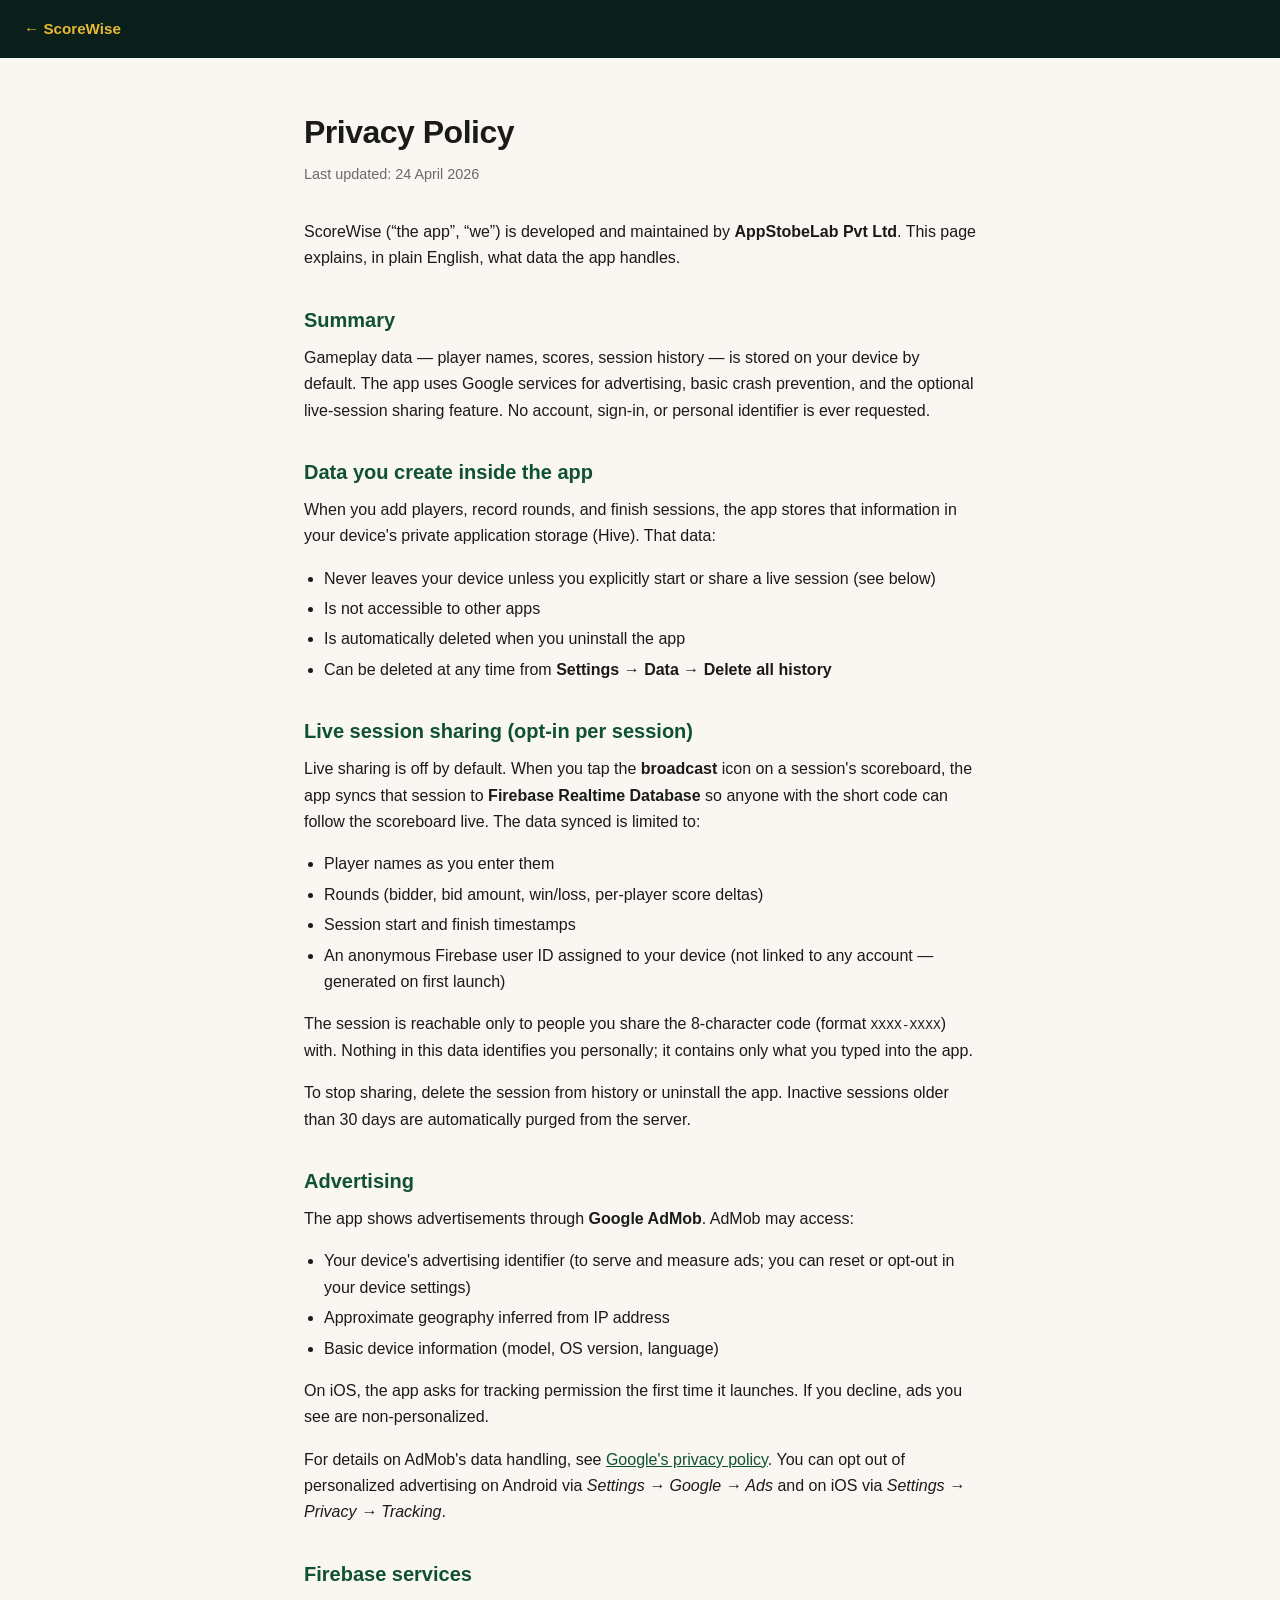
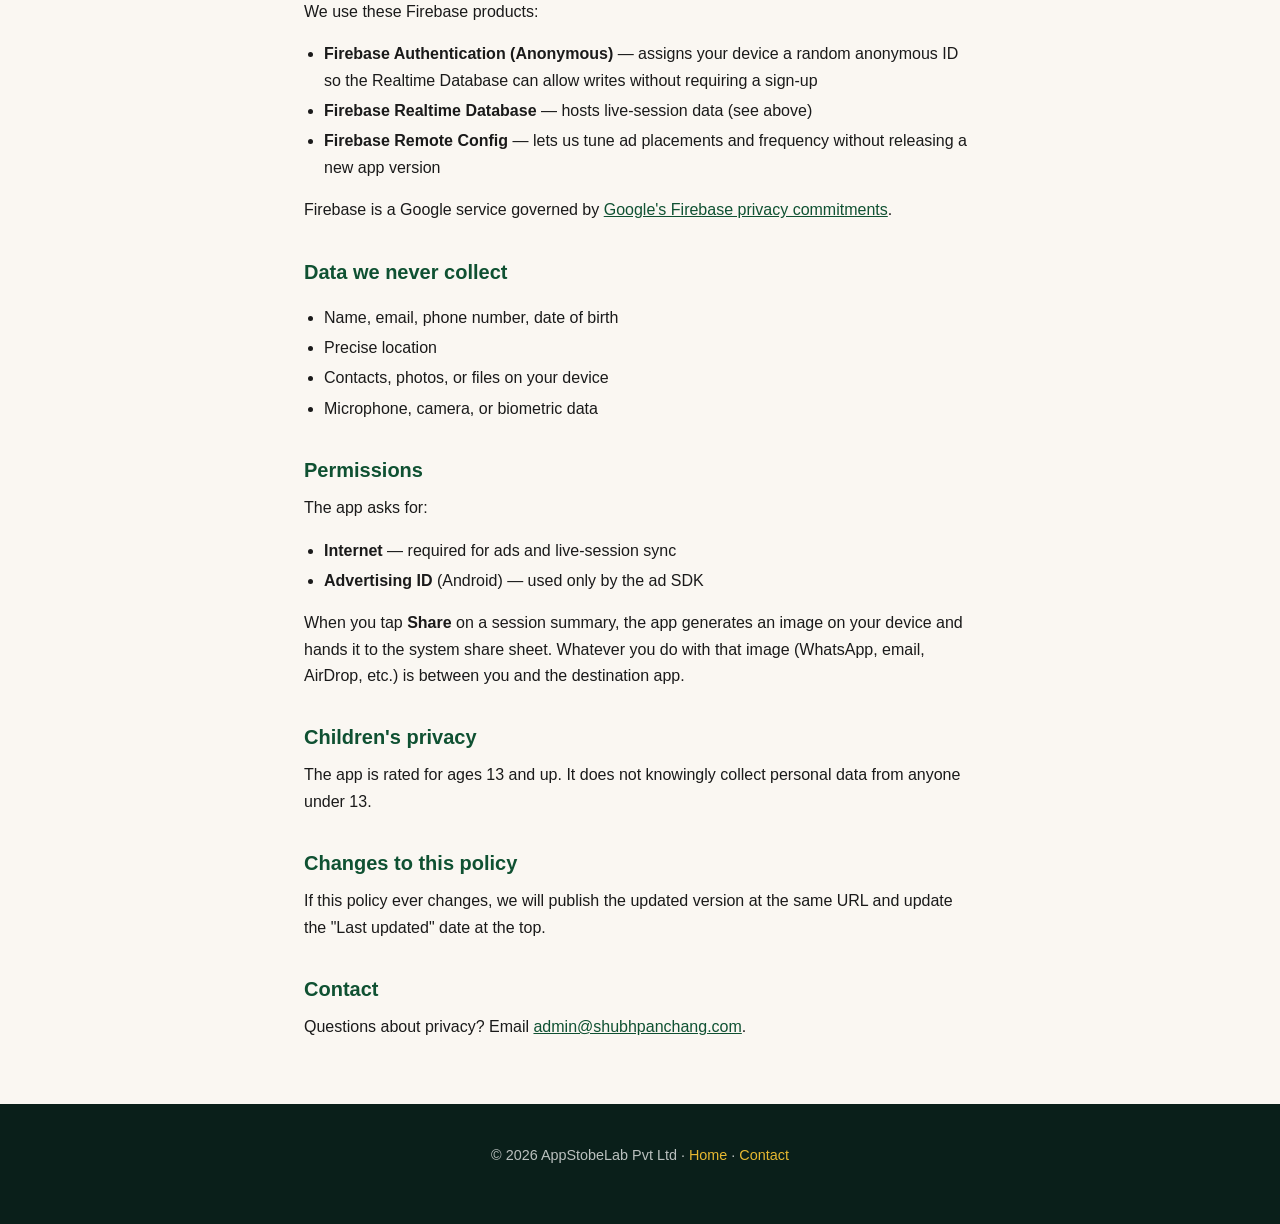
<file: docs/privacy.html>
<!doctype html>
<html lang="en">
<head>
  <meta charset="utf-8" />
  <meta name="viewport" content="width=device-width,initial-scale=1" />
  <title>Privacy Policy — ScoreWise</title>
  <meta name="description" content="ScoreWise privacy policy. Explains what data the app collects for ads, live session sharing, and what stays on your device." />
  <meta name="robots" content="index,follow" />
  <link rel="canonical" href="https://scorewise-legal.vercel.app/privacy.html" />
  <link rel="icon" href="./icon.png" />

  <style>
    :root {
      --emerald: #0F5132;
      --emerald-deep: #0A1F1A;
      --gold: #E8B931;
      --surface: #FAF7F2;
      --on-surface: #1A1A1A;
      --muted: #6B6B6B;
    }
    * { box-sizing: border-box; }
    html, body {
      margin: 0;
      padding: 0;
      font-family: -apple-system, BlinkMacSystemFont, "Inter", "Segoe UI", Roboto, sans-serif;
      color: var(--on-surface);
      background: var(--surface);
      line-height: 1.65;
    }
    header.bar {
      background: var(--emerald-deep);
      color: white;
      padding: 1rem 1.5rem;
    }
    header.bar a {
      color: var(--gold);
      text-decoration: none;
      font-weight: 600;
      font-size: 0.95rem;
    }
    main {
      max-width: 720px;
      margin: 0 auto;
      padding: 3rem 1.5rem;
    }
    h1 {
      font-size: 2rem;
      font-weight: 800;
      letter-spacing: -0.5px;
      margin: 0 0 0.25rem;
    }
    p.updated {
      color: var(--muted);
      margin: 0 0 2rem;
      font-size: 0.9rem;
    }
    h2 {
      font-size: 1.25rem;
      font-weight: 700;
      margin: 2rem 0 0.5rem;
      color: var(--emerald);
    }
    p { margin: 0 0 1rem; }
    ul { padding-left: 1.25rem; }
    li { margin-bottom: 0.25rem; }
    a { color: var(--emerald); }
    strong { color: var(--on-surface); }
    footer {
      padding: 2.5rem 1.5rem;
      background: var(--emerald-deep);
      color: rgba(255, 255, 255, 0.72);
      text-align: center;
      font-size: 0.9rem;
    }
    footer a { color: var(--gold); text-decoration: none; }
  </style>
</head>
<body>
  <header class="bar">
    <a href="./">← ScoreWise</a>
  </header>

  <main>
    <h1>Privacy Policy</h1>
    <p class="updated">Last updated: 24 April 2026</p>

    <p>ScoreWise (“the app”, “we”) is developed and maintained by <strong>AppStobeLab Pvt Ltd</strong>. This page explains, in plain English, what data the app handles.</p>

    <h2>Summary</h2>
    <p>Gameplay data — player names, scores, session history — is stored on your device by default. The app uses Google services for advertising, basic crash prevention, and the optional live-session sharing feature. No account, sign-in, or personal identifier is ever requested.</p>

    <h2>Data you create inside the app</h2>
    <p>When you add players, record rounds, and finish sessions, the app stores that information in your device's private application storage (Hive). That data:</p>
    <ul>
      <li>Never leaves your device unless you explicitly start or share a live session (see below)</li>
      <li>Is not accessible to other apps</li>
      <li>Is automatically deleted when you uninstall the app</li>
      <li>Can be deleted at any time from <strong>Settings → Data → Delete all history</strong></li>
    </ul>

    <h2>Live session sharing (opt-in per session)</h2>
    <p>Live sharing is off by default. When you tap the <strong>broadcast</strong> icon on a session's scoreboard, the app syncs that session to <strong>Firebase Realtime Database</strong> so anyone with the short code can follow the scoreboard live. The data synced is limited to:</p>
    <ul>
      <li>Player names as you enter them</li>
      <li>Rounds (bidder, bid amount, win/loss, per-player score deltas)</li>
      <li>Session start and finish timestamps</li>
      <li>An anonymous Firebase user ID assigned to your device (not linked to any account — generated on first launch)</li>
    </ul>
    <p>The session is reachable only to people you share the 8-character code (format <code>XXXX-XXXX</code>) with. Nothing in this data identifies you personally; it contains only what you typed into the app.</p>
    <p>To stop sharing, delete the session from history or uninstall the app. Inactive sessions older than 30 days are automatically purged from the server.</p>

    <h2>Advertising</h2>
    <p>The app shows advertisements through <strong>Google AdMob</strong>. AdMob may access:</p>
    <ul>
      <li>Your device's advertising identifier (to serve and measure ads; you can reset or opt-out in your device settings)</li>
      <li>Approximate geography inferred from IP address</li>
      <li>Basic device information (model, OS version, language)</li>
    </ul>
    <p>On iOS, the app asks for tracking permission the first time it launches. If you decline, ads you see are non-personalized.</p>
    <p>For details on AdMob's data handling, see <a href="https://policies.google.com/privacy" target="_blank" rel="noopener">Google's privacy policy</a>. You can opt out of personalized advertising on Android via <em>Settings → Google → Ads</em> and on iOS via <em>Settings → Privacy → Tracking</em>.</p>

    <h2>Firebase services</h2>
    <p>We use these Firebase products:</p>
    <ul>
      <li><strong>Firebase Authentication (Anonymous)</strong> — assigns your device a random anonymous ID so the Realtime Database can allow writes without requiring a sign-up</li>
      <li><strong>Firebase Realtime Database</strong> — hosts live-session data (see above)</li>
      <li><strong>Firebase Remote Config</strong> — lets us tune ad placements and frequency without releasing a new app version</li>
    </ul>
    <p>Firebase is a Google service governed by <a href="https://firebase.google.com/support/privacy" target="_blank" rel="noopener">Google's Firebase privacy commitments</a>.</p>

    <h2>Data we never collect</h2>
    <ul>
      <li>Name, email, phone number, date of birth</li>
      <li>Precise location</li>
      <li>Contacts, photos, or files on your device</li>
      <li>Microphone, camera, or biometric data</li>
    </ul>

    <h2>Permissions</h2>
    <p>The app asks for:</p>
    <ul>
      <li><strong>Internet</strong> — required for ads and live-session sync</li>
      <li><strong>Advertising ID</strong> (Android) — used only by the ad SDK</li>
    </ul>
    <p>When you tap <strong>Share</strong> on a session summary, the app generates an image on your device and hands it to the system share sheet. Whatever you do with that image (WhatsApp, email, AirDrop, etc.) is between you and the destination app.</p>

    <h2>Children's privacy</h2>
    <p>The app is rated for ages 13 and up. It does not knowingly collect personal data from anyone under 13.</p>

    <h2>Changes to this policy</h2>
    <p>If this policy ever changes, we will publish the updated version at the same URL and update the "Last updated" date at the top.</p>

    <h2>Contact</h2>
    <p>Questions about privacy? Email <a href="mailto:admin@shubhpanchang.com">admin@shubhpanchang.com</a>.</p>
  </main>

  <footer>
    <p>© 2026 AppStobeLab Pvt Ltd · <a href="./">Home</a> · <a href="mailto:admin@shubhpanchang.com">Contact</a></p>
  </footer>
</body>
</html>
</file>
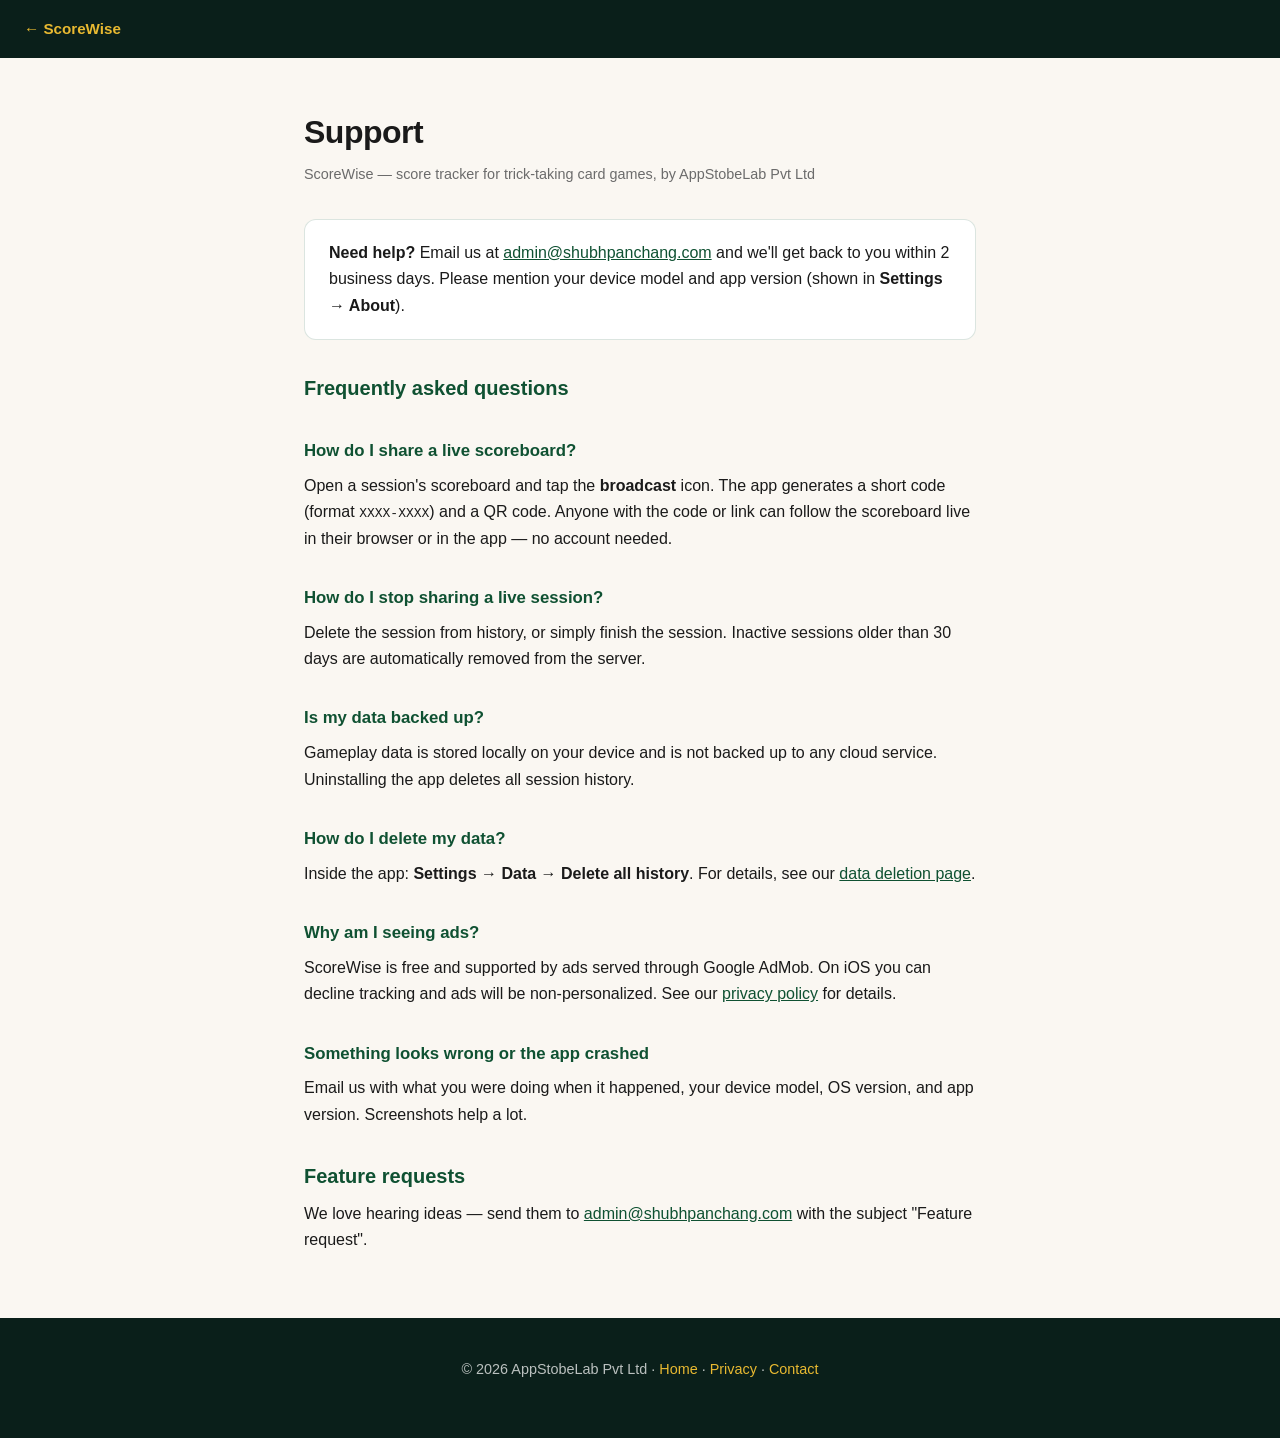
<file: docs/support.html>
<!doctype html>
<html lang="en">
<head>
  <meta charset="utf-8" />
  <meta name="viewport" content="width=device-width,initial-scale=1" />
  <title>Support — ScoreWise</title>
  <meta name="description" content="Get help with ScoreWise: frequently asked questions and how to contact support." />
  <meta name="robots" content="index,follow" />
  <link rel="canonical" href="https://scorewise-legal.vercel.app/support" />
  <link rel="icon" href="./icon.png" />

  <style>
    :root {
      --emerald: #0F5132;
      --emerald-deep: #0A1F1A;
      --gold: #E8B931;
      --surface: #FAF7F2;
      --on-surface: #1A1A1A;
      --muted: #6B6B6B;
    }
    * { box-sizing: border-box; }
    html, body {
      margin: 0;
      padding: 0;
      font-family: -apple-system, BlinkMacSystemFont, "Inter", "Segoe UI", Roboto, sans-serif;
      color: var(--on-surface);
      background: var(--surface);
      line-height: 1.65;
    }
    header.bar {
      background: var(--emerald-deep);
      color: white;
      padding: 1rem 1.5rem;
    }
    header.bar a {
      color: var(--gold);
      text-decoration: none;
      font-weight: 600;
      font-size: 0.95rem;
    }
    main {
      max-width: 720px;
      margin: 0 auto;
      padding: 3rem 1.5rem;
    }
    h1 {
      font-size: 2rem;
      font-weight: 800;
      letter-spacing: -0.5px;
      margin: 0 0 0.25rem;
    }
    p.updated {
      color: var(--muted);
      margin: 0 0 2rem;
      font-size: 0.9rem;
    }
    h2 {
      font-size: 1.25rem;
      font-weight: 700;
      margin: 2rem 0 0.5rem;
      color: var(--emerald);
    }
    p { margin: 0 0 1rem; }
    ul { padding-left: 1.25rem; }
    li { margin-bottom: 0.25rem; }
    a { color: var(--emerald); }
    strong { color: var(--on-surface); }
    .contact-card {
      background: white;
      border: 1px solid rgba(15, 81, 50, 0.15);
      border-radius: 12px;
      padding: 1.25rem 1.5rem;
      margin: 1.5rem 0 2rem;
    }
    .contact-card p { margin: 0; }
    footer {
      padding: 2.5rem 1.5rem;
      background: var(--emerald-deep);
      color: rgba(255, 255, 255, 0.72);
      text-align: center;
      font-size: 0.9rem;
    }
    footer a { color: var(--gold); text-decoration: none; }
  </style>
</head>
<body>
  <header class="bar">
    <a href="./">← ScoreWise</a>
  </header>

  <main>
    <h1>Support</h1>
    <p class="updated">ScoreWise — score tracker for trick-taking card games, by AppStobeLab Pvt Ltd</p>

    <div class="contact-card">
      <p><strong>Need help?</strong> Email us at <a href="mailto:admin@shubhpanchang.com">admin@shubhpanchang.com</a> and we'll get back to you within 2 business days. Please mention your device model and app version (shown in <strong>Settings → About</strong>).</p>
    </div>

    <h2>Frequently asked questions</h2>

    <h2 style="font-size:1.05rem;">How do I share a live scoreboard?</h2>
    <p>Open a session's scoreboard and tap the <strong>broadcast</strong> icon. The app generates a short code (format <code>XXXX-XXXX</code>) and a QR code. Anyone with the code or link can follow the scoreboard live in their browser or in the app — no account needed.</p>

    <h2 style="font-size:1.05rem;">How do I stop sharing a live session?</h2>
    <p>Delete the session from history, or simply finish the session. Inactive sessions older than 30 days are automatically removed from the server.</p>

    <h2 style="font-size:1.05rem;">Is my data backed up?</h2>
    <p>Gameplay data is stored locally on your device and is not backed up to any cloud service. Uninstalling the app deletes all session history.</p>

    <h2 style="font-size:1.05rem;">How do I delete my data?</h2>
    <p>Inside the app: <strong>Settings → Data → Delete all history</strong>. For details, see our <a href="./delete-data">data deletion page</a>.</p>

    <h2 style="font-size:1.05rem;">Why am I seeing ads?</h2>
    <p>ScoreWise is free and supported by ads served through Google AdMob. On iOS you can decline tracking and ads will be non-personalized. See our <a href="./privacy">privacy policy</a> for details.</p>

    <h2 style="font-size:1.05rem;">Something looks wrong or the app crashed</h2>
    <p>Email us with what you were doing when it happened, your device model, OS version, and app version. Screenshots help a lot.</p>

    <h2>Feature requests</h2>
    <p>We love hearing ideas — send them to <a href="mailto:admin@shubhpanchang.com">admin@shubhpanchang.com</a> with the subject "Feature request".</p>
  </main>

  <footer>
    <p>© 2026 AppStobeLab Pvt Ltd · <a href="./">Home</a> · <a href="./privacy">Privacy</a> · <a href="mailto:admin@shubhpanchang.com">Contact</a></p>
  </footer>
</body>
</html>
</file>
<file: docs/style.css>
:root {
  --emerald: #0F5132;
  --emerald-deep: #0A1F1A;
  --gold: #E8B931;
  --surface: #FAF7F2;
  --on-surface: #1A1A1A;
  --muted: #6B6B6B;
}
* { box-sizing: border-box; }
html, body {
  margin: 0;
  padding: 0;
  font-family: -apple-system, BlinkMacSystemFont, "Inter", "Segoe UI", Roboto, sans-serif;
  color: var(--on-surface);
  background: var(--surface);
  line-height: 1.5;
}
header.hero {
  background: linear-gradient(160deg, var(--emerald) 0%, var(--emerald-deep) 100%);
  color: white;
  padding: 4rem 1.5rem 5rem;
  text-align: center;
}
.crest {
  width: 112px;
  height: 112px;
  margin: 0 auto 1.5rem;
  border-radius: 24px;
  border: 2px solid rgba(232, 185, 49, 0.35);
  overflow: hidden;
  box-shadow: 0 18px 60px rgba(232, 185, 49, 0.2);
}
.crest img { width: 100%; height: 100%; display: block; }
.hero h1 {
  font-size: clamp(2rem, 5vw, 3rem);
  font-weight: 800;
  letter-spacing: -0.5px;
  margin: 0 0 0.5rem;
}
.hero h1 .accent { color: var(--gold); }
.hero p.tagline {
  font-size: 1.1rem;
  color: rgba(255, 255, 255, 0.78);
  max-width: 640px;
  margin: 0 auto 2rem;
}
.cta {
  display: inline-flex;
  gap: 0.75rem;
  flex-wrap: wrap;
  justify-content: center;
}
.cta a {
  display: inline-block;
  height: 52px;
  line-height: 52px;
  padding: 0 1.5rem;
  background: var(--gold);
  color: var(--emerald-deep);
  font-weight: 700;
  text-decoration: none;
  border-radius: 12px;
  transition: transform 120ms;
}
.cta a:hover { transform: translateY(-2px); }
.cta a.ghost {
  background: transparent;
  color: white;
  border: 1px solid rgba(255, 255, 255, 0.3);
}
main {
  max-width: 960px;
  margin: 0 auto;
  padding: 3rem 1.5rem;
}
section { margin: 0 0 4rem; }
section h2 {
  font-size: 1.75rem;
  font-weight: 800;
  letter-spacing: -0.25px;
  margin: 0 0 1rem;
}
section h2 .accent { color: var(--emerald); }
section h3 {
  font-size: 1.1rem;
  font-weight: 700;
  letter-spacing: -0.1px;
  margin: 1.5rem 0 0.25rem;
  color: var(--on-surface);
}
section h3 + p { margin-top: 0; color: var(--muted); max-width: 640px; }
section h3 + p a { color: var(--emerald); font-weight: 600; }
section p.lede {
  color: var(--muted);
  max-width: 640px;
  margin: 0 0 1.5rem;
}
ul.features {
  list-style: none;
  padding: 0;
  display: grid;
  grid-template-columns: repeat(auto-fit, minmax(260px, 1fr));
  gap: 1rem;
}
ul.features li {
  background: white;
  border-radius: 12px;
  padding: 1rem 1.25rem;
  border: 1px solid rgba(0, 0, 0, 0.06);
}
ul.features li strong {
  display: block;
  color: var(--emerald);
  margin-bottom: 0.25rem;
}
.faq details {
  background: white;
  border: 1px solid rgba(0, 0, 0, 0.06);
  border-radius: 12px;
  padding: 1rem 1.25rem;
  margin-bottom: 0.75rem;
}
.faq summary {
  font-weight: 600;
  cursor: pointer;
  list-style: none;
}
.faq summary::-webkit-details-marker { display: none; }
.faq details[open] { border-color: var(--emerald); }
.faq p {
  margin: 0.75rem 0 0;
  color: var(--muted);
}
footer {
  padding: 2.5rem 1.5rem;
  background: var(--emerald-deep);
  color: rgba(255, 255, 255, 0.72);
  text-align: center;
  font-size: 0.9rem;
}
footer a { color: var(--gold); text-decoration: none; }
footer a:hover { text-decoration: underline; }
</file>
